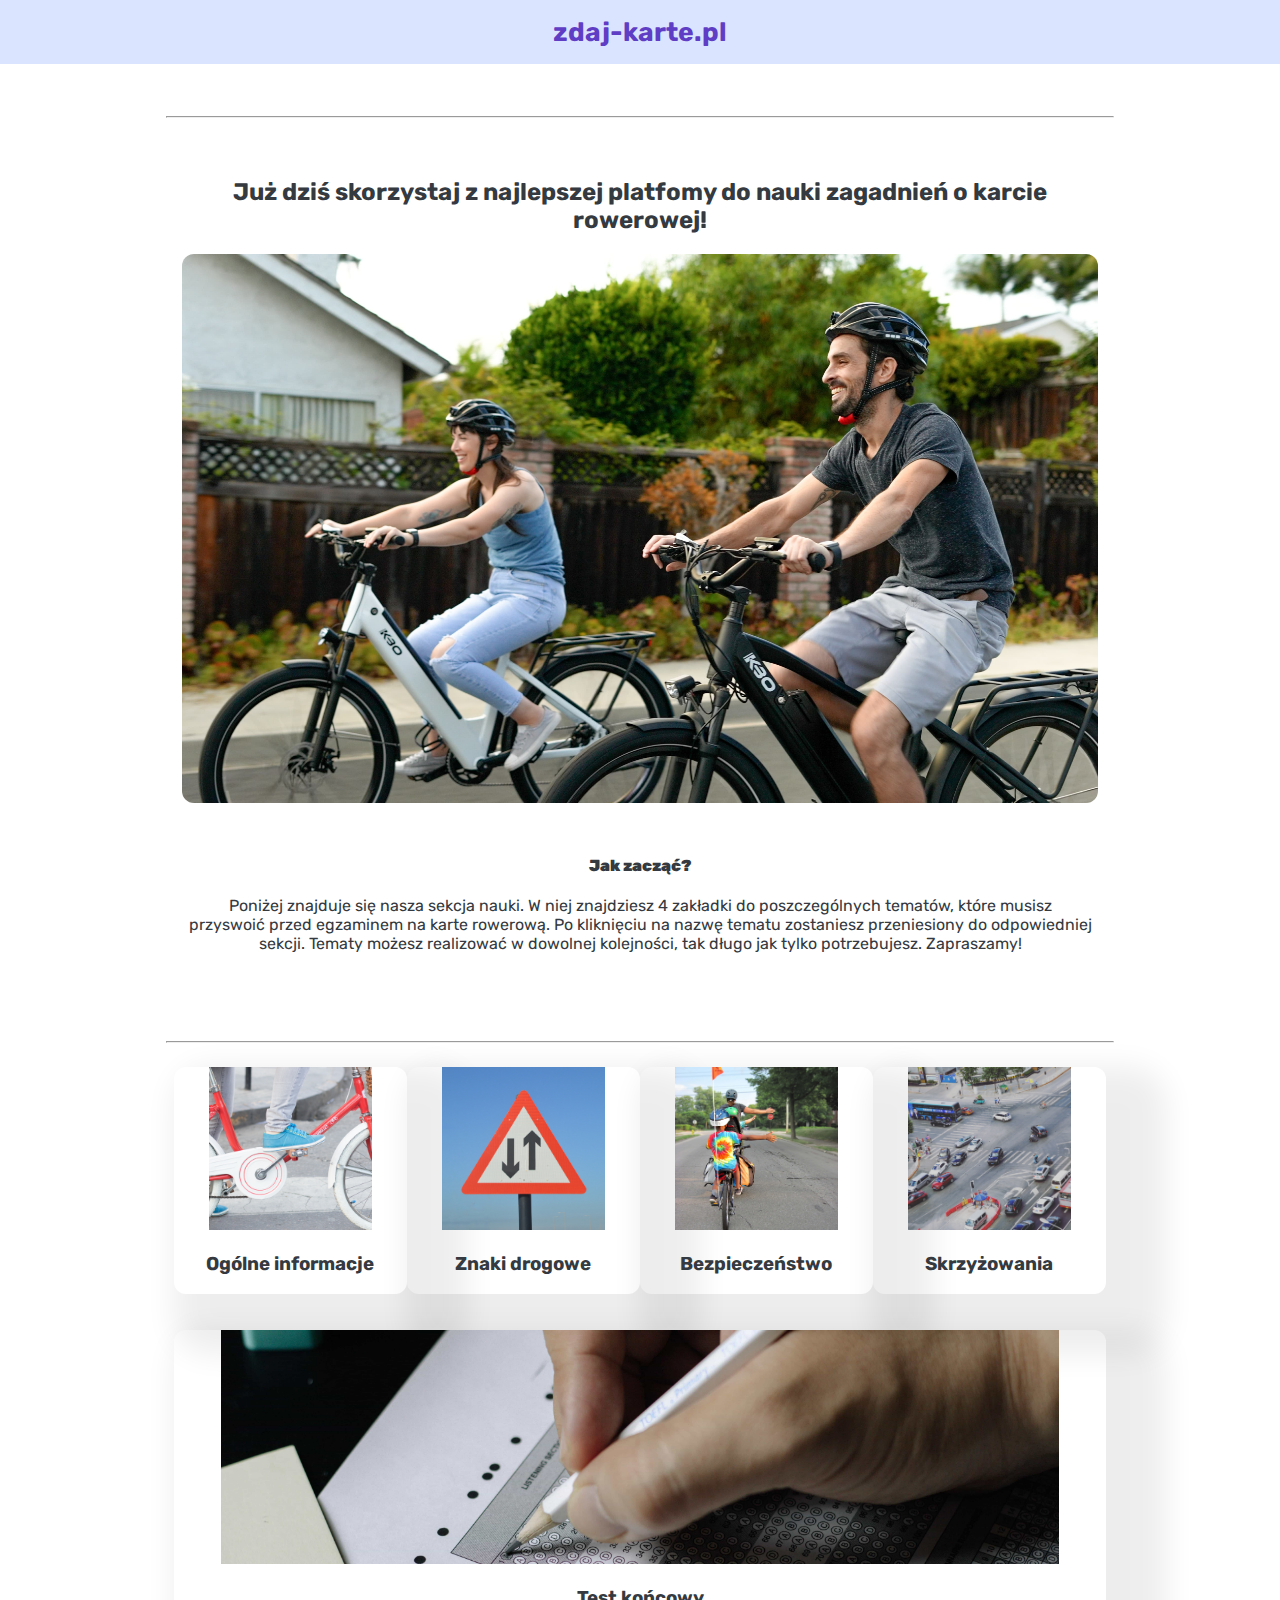
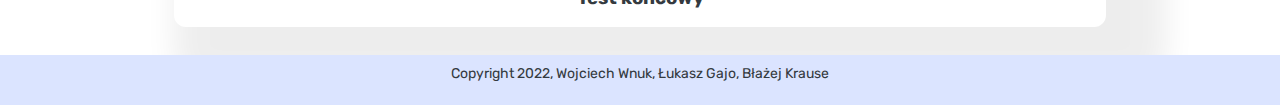
<file: index.html>
<!DOCTYPE html>
<html>
  <head>
    <title>zdaj-karte.pl</title>
    <meta charset="UTF-8" />
    <meta name="viewport" content="width=device-width, initial-scale=1" />
    <link rel="stylesheet" href="style.css" />
    <link
      href="https://fonts.googleapis.com/css2?family=Rubik:wght@400;500;600;700&display=swap"
      rel="stylesheet"
    />
  </head>
  <body>
    <!-- Górny pasek -->
    <div class="gorny_pasek">
      <div class="logo">
        <a href="index.html"
          ><div class="logo_link"><b>zdaj-karte.pl</b></div></a
        >
      </div>
    </div>

    <div class="kontener">
      <!-- Sekcja pierwsza -->
      <hr id="inf_przerwa" />
      <div class="informacja">
        <h2>
          Już dziś skorzystaj z najlepszej platfomy do nauki zagadnień o karcie
          rowerowej!
        </h2>
        <img
          src="src/tlo.jpg"
          alt="Me"
          class="zdjecie"
          width="1200"
          height="533"
        />
        <div class="informacje_tekst">
          <h4><b>Jak zacząć?</b></h4>
          <p>
            Poniżej znajduje się nasza sekcja nauki. W niej znajdziesz 4
            zakładki do poszczególnych tematów, które musisz przyswoić przed
            egzaminem na karte rowerową. Po kliknięciu na nazwę tematu
            zostaniesz przeniesiony do odpowiedniej sekcji. Tematy możesz
            realizować w dowolnej kolejności, tak długo jak tylko potrzebujesz.
            Zapraszamy!
          </p>
        </div>
      </div>
      <hr />

      <!-- Sekcja druga-->
      <div class="siatka_wyboru przestrzen_komorki" id="food">
        <div class="cztery-kol">
          <img src="src/ogolne_inf.jpg" alt="Sandwich" style="width: 70%" />
          <a href="ogolne.html"> <h3>Ogólne informacje</h3></a>
        </div>
        <div class="cztery-kol">
          <img src="src/znaki.jpg" alt="Steak" style="width: 70%" />
          <a href="znaki.html"> <h3>Znaki drogowe</h3></a>
        </div>
        <div class="cztery-kol">
          <img src="src/bezpieczenstwo.jpg" alt="Sandwich" style="width: 70%" />
          <a href="bezpieczenstwo.html"> <h3>Bezpieczeństwo</h3></a>
        </div>
        <div class="cztery-kol">
          <img src="src/skrzyzyzowania.jpg" alt="Steak" style="width: 70%" />
          <a href="skrzyzowania.html"> <h3>Skrzyżowania</h3></a>
        </div>
      </div>
      <div class="siatka_wyboru przestrzen_komorki" id="food">
        <div class="jedna-kol">
          <img src="src/quiz.jpg" alt="Quiz" style="width: 90%" />
          <a href="quiz.html"> <h3>Test końcowy</h3></a>
        </div>
      </div>
    </div>
  </body>
  <footer>Copyright 2022, Wojciech Wnuk, Łukasz Gajo, Błażej Krause</footer>
</html>
</file>
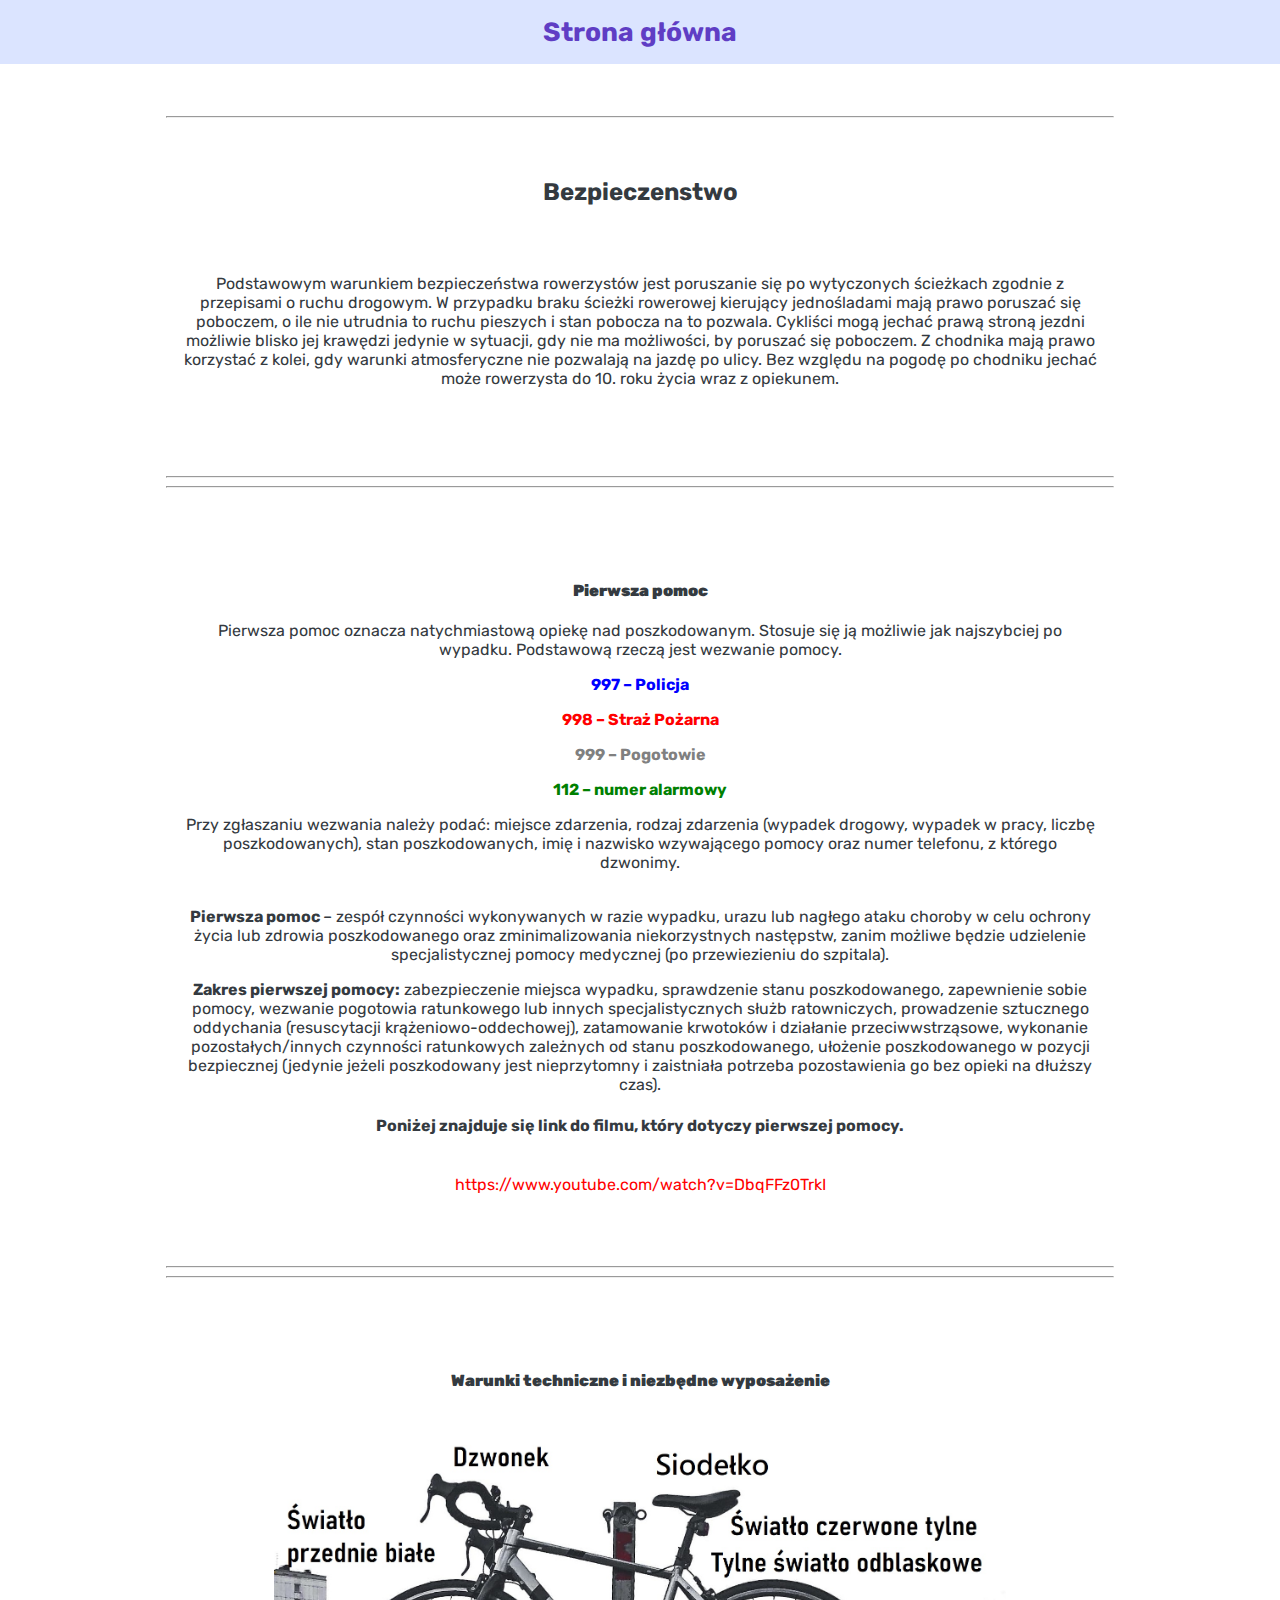
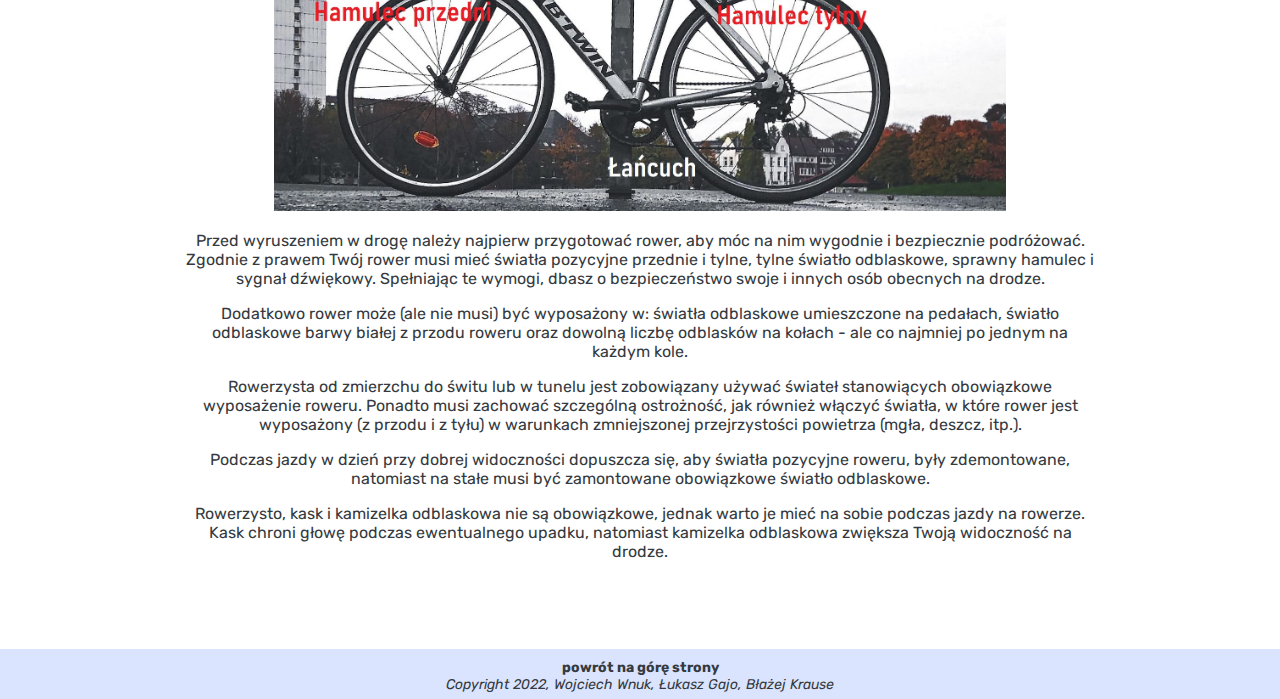
<file: bezpieczenstwo.html>
<!DOCTYPE html>
<html>
  <head>
    <title>zdaj-karte.pl</title>
    <meta charset="UTF-8" />
    <meta name="viewport" content="width=device-width, initial-scale=1" />
    <link rel="stylesheet" href="style.css" />
    <link
      href="https://fonts.googleapis.com/css2?family=Rubik:wght@400;500;600;700&display=swap"
      rel="stylesheet"
    />
  </head>
  <body>
    <!-- Górny pasek -->
    <div class="gorny_pasek">
      <div class="logo">
        <a href="index.html">
          <div class="logo_link"><b>Strona główna</b></div></a
        >
      </div>
    </div>

    <div class="kontener">
      <hr id="inf_przerwa" />
      <div class="informacja">
        <h2>Bezpieczenstwo</h2>
        <div class="informacje_tekst">
          <p>
            Podstawowym warunkiem bezpieczeństwa rowerzystów jest poruszanie się
            po wytyczonych ścieżkach zgodnie z przepisami o ruchu drogowym. W
            przypadku braku ścieżki rowerowej kierujący jednośladami mają prawo
            poruszać się poboczem, o ile nie utrudnia to ruchu pieszych i stan
            pobocza na to pozwala. Cykliści mogą jechać prawą stroną jezdni
            możliwie blisko jej krawędzi jedynie w sytuacji, gdy nie ma
            możliwości, by poruszać się poboczem. Z chodnika mają prawo
            korzystać z kolei, gdy warunki atmosferyczne nie pozwalają na jazdę
            po ulicy. Bez względu na pogodę po chodniku jechać może rowerzysta
            do 10. roku życia wraz z opiekunem.
          </p>
        </div>
      </div>
      <hr />
      <hr id="inf_przerwa" />
      <div class="informacja">
        <div class="informacje_tekst">
          <h4><b>Pierwsza pomoc</b></h4>
          <p>
            Pierwsza pomoc oznacza natychmiastową opiekę nad poszkodowanym.
            Stosuje się ją możliwie jak najszybciej po wypadku. Podstawową
            rzeczą jest wezwanie pomocy.
          </p>
          <p>
            <strong><font color="blue"> 997 – Policja </font></strong>
          </p>
          <p>
            <strong> <font color="red">998 – Straż Pożarna </font> </strong>
          </p>
          <p>
            <strong><font color="gray">999 – Pogotowie </font> </strong>
          </p>
          <p>
            <strong><font color="green">112 – numer alarmowy </font></strong>
          </p>
          <p>
            Przy zgłaszaniu wezwania należy podać: miejsce zdarzenia, rodzaj
            zdarzenia (wypadek drogowy, wypadek w pracy, liczbę poszkodowanych),
            stan poszkodowanych, imię i nazwisko wzywającego pomocy oraz numer
            telefonu, z którego dzwonimy.
          </p>
          <p>
            <br />
            <strong>Pierwsza pomoc </strong>– zespół czynności wykonywanych w
            razie wypadku, urazu lub nagłego ataku choroby w celu ochrony życia
            lub zdrowia poszkodowanego oraz zminimalizowania niekorzystnych
            następstw, zanim możliwe będzie udzielenie specjalistycznej pomocy
            medycznej (po przewiezieniu do szpitala).
          </p>
          <p>
            <strong>Zakres pierwszej pomocy:</strong> zabezpieczenie miejsca
            wypadku, sprawdzenie stanu poszkodowanego, zapewnienie sobie pomocy,
            wezwanie pogotowia ratunkowego lub innych specjalistycznych służb
            ratowniczych, prowadzenie sztucznego oddychania (resuscytacji
            krążeniowo-oddechowej), zatamowanie krwotoków i działanie
            przeciwwstrząsowe, wykonanie pozostałych/innych czynności
            ratunkowych zależnych od stanu poszkodowanego, ułożenie
            poszkodowanego w pozycji bezpiecznej (jedynie jeżeli poszkodowany
            jest nieprzytomny i zaistniała potrzeba pozostawienia go bez opieki
            na dłuższy czas).
          </p>
          <h4>
            Poniżej znajduje się link do filmu, który dotyczy pierwszej pomocy.
          </h4>
          <br />
          <a
            href="https://www.youtube.com/watch?v=DbqFFz0TrkI"
            style="color: red"
            target="_blank"
            >https://www.youtube.com/watch?v=DbqFFz0TrkI</a
          >
        </div>
      </div>
      <hr />
      <hr id="inf_przerwa" />
      <div class="informacja">
        <div class="informacje_tekst">
          <h4><b>Warunki techniczne i niezbędne wyposażenie</b></h4>
          <img
            src="src/bezpieczenstwo/rower.jpg"
            alt="Wyposarżenie roweru"
            style="width: 80%"
          />
          <p>
            Przed wyruszeniem w drogę należy najpierw przygotować rower, aby móc
            na nim wygodnie i bezpiecznie podróżować.
            <br />Zgodnie z prawem Twój rower musi mieć światła pozycyjne
            przednie i tylne, tylne światło odblaskowe, sprawny hamulec i sygnał
            dźwiękowy. Spełniając te wymogi, dbasz o bezpieczeństwo swoje i
            innych osób obecnych na drodze.
          </p>
          <p>
            Dodatkowo rower może (ale nie musi) być wyposażony w: światła
            odblaskowe umieszczone na pedałach, światło odblaskowe barwy białej
            z przodu roweru oraz dowolną liczbę odblasków na kołach - ale co
            najmniej po jednym na każdym kole.
          </p>
          <p>
            Rowerzysta od zmierzchu do świtu lub w tunelu jest zobowiązany
            używać świateł stanowiących obowiązkowe wyposażenie roweru. Ponadto
            musi zachować szczególną ostrożność, jak również włączyć światła, w
            które rower jest wyposażony (z przodu i z tyłu) w warunkach
            zmniejszonej przejrzystości powietrza (mgła, deszcz, itp.).
          </p>
          <p>
            Podczas jazdy w dzień przy dobrej widoczności dopuszcza się, aby
            światła pozycyjne roweru, były zdemontowane, natomiast na stałe musi
            być zamontowane obowiązkowe światło odblaskowe.
          </p>
          <p>
            Rowerzysto, kask i kamizelka odblaskowa nie są obowiązkowe, jednak
            warto je mieć na sobie podczas jazdy na rowerze. Kask chroni głowę
            podczas ewentualnego upadku, natomiast kamizelka odblaskowa zwiększa
            Twoją widoczność na drodze.
          </p>
        </div>
      </div>
    </div>
  </body>
  <footer>
    <a href="bezpieczenstwo.html">
      <div><b>powrót na górę strony</b></div></a
    >
    <div><i>Copyright 2022, Wojciech Wnuk, Łukasz Gajo, Błażej Krause</i></div>
  </footer>
</html>
</file>
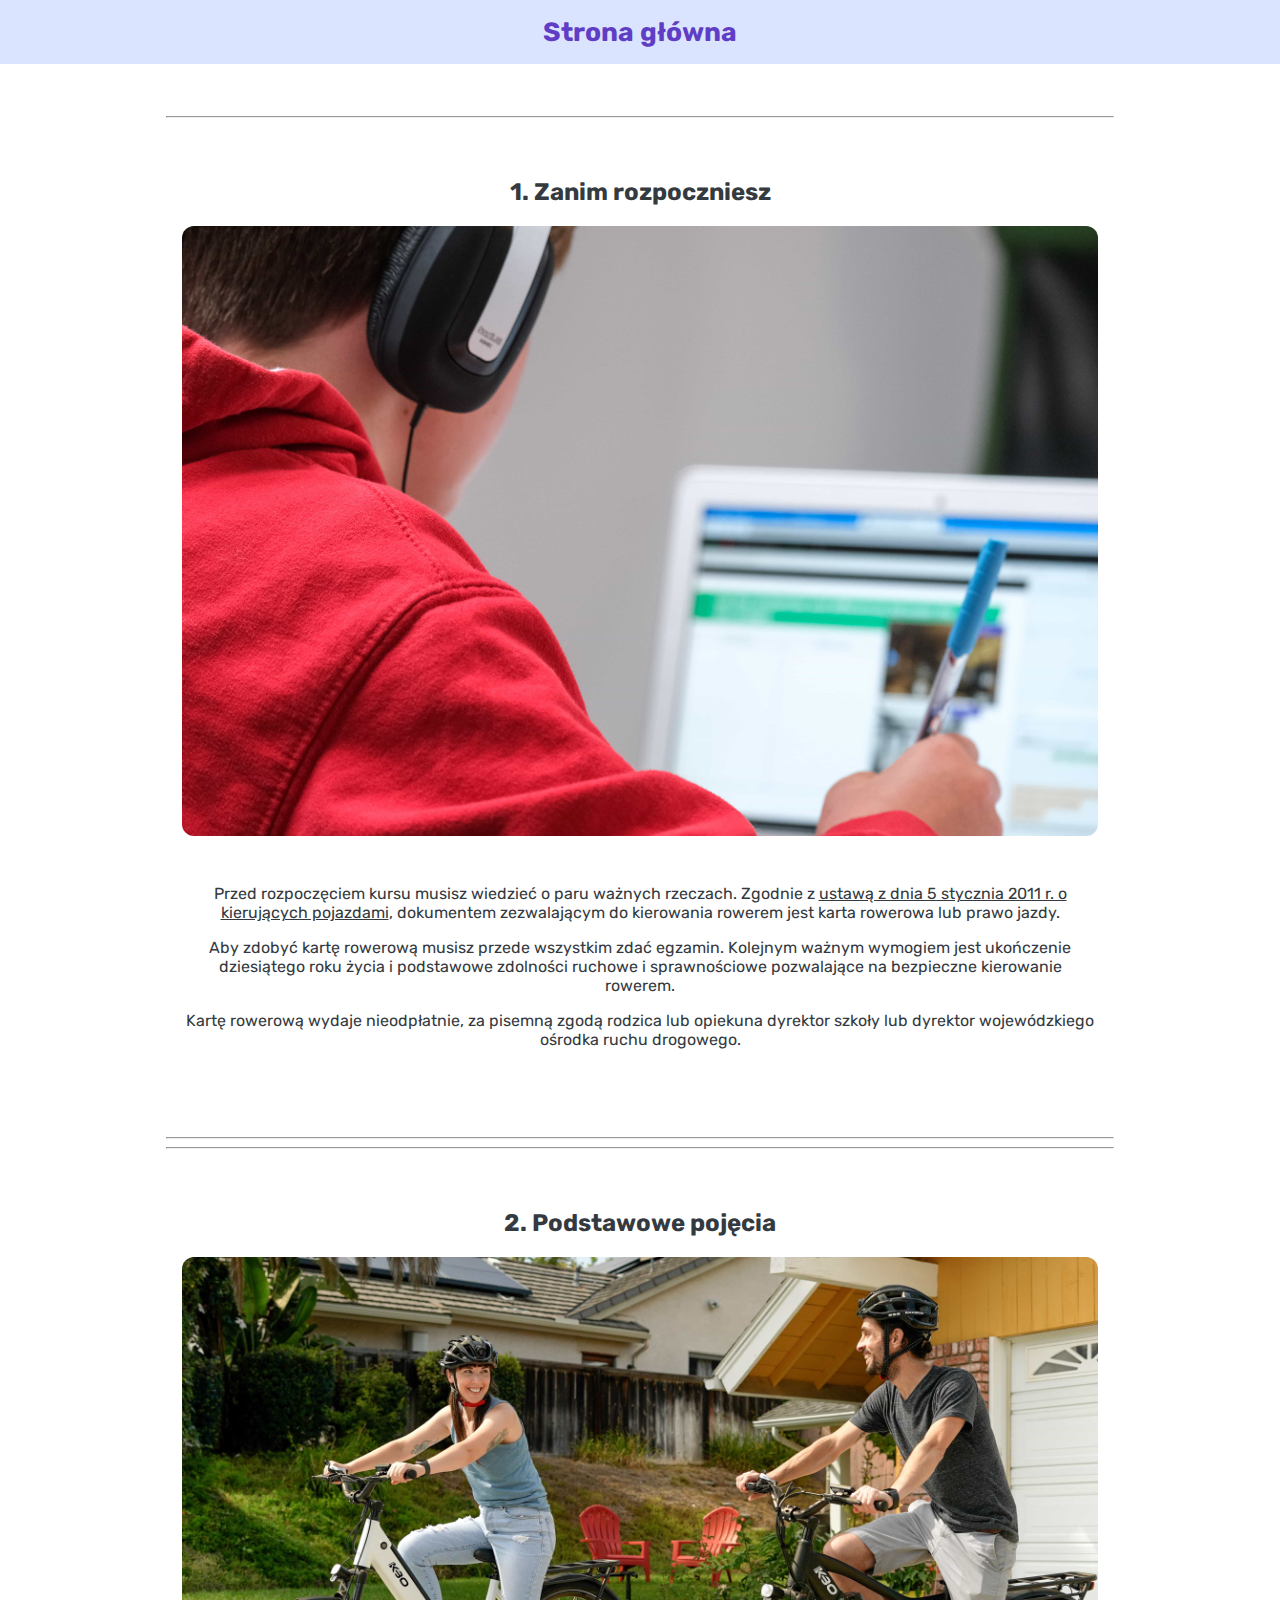
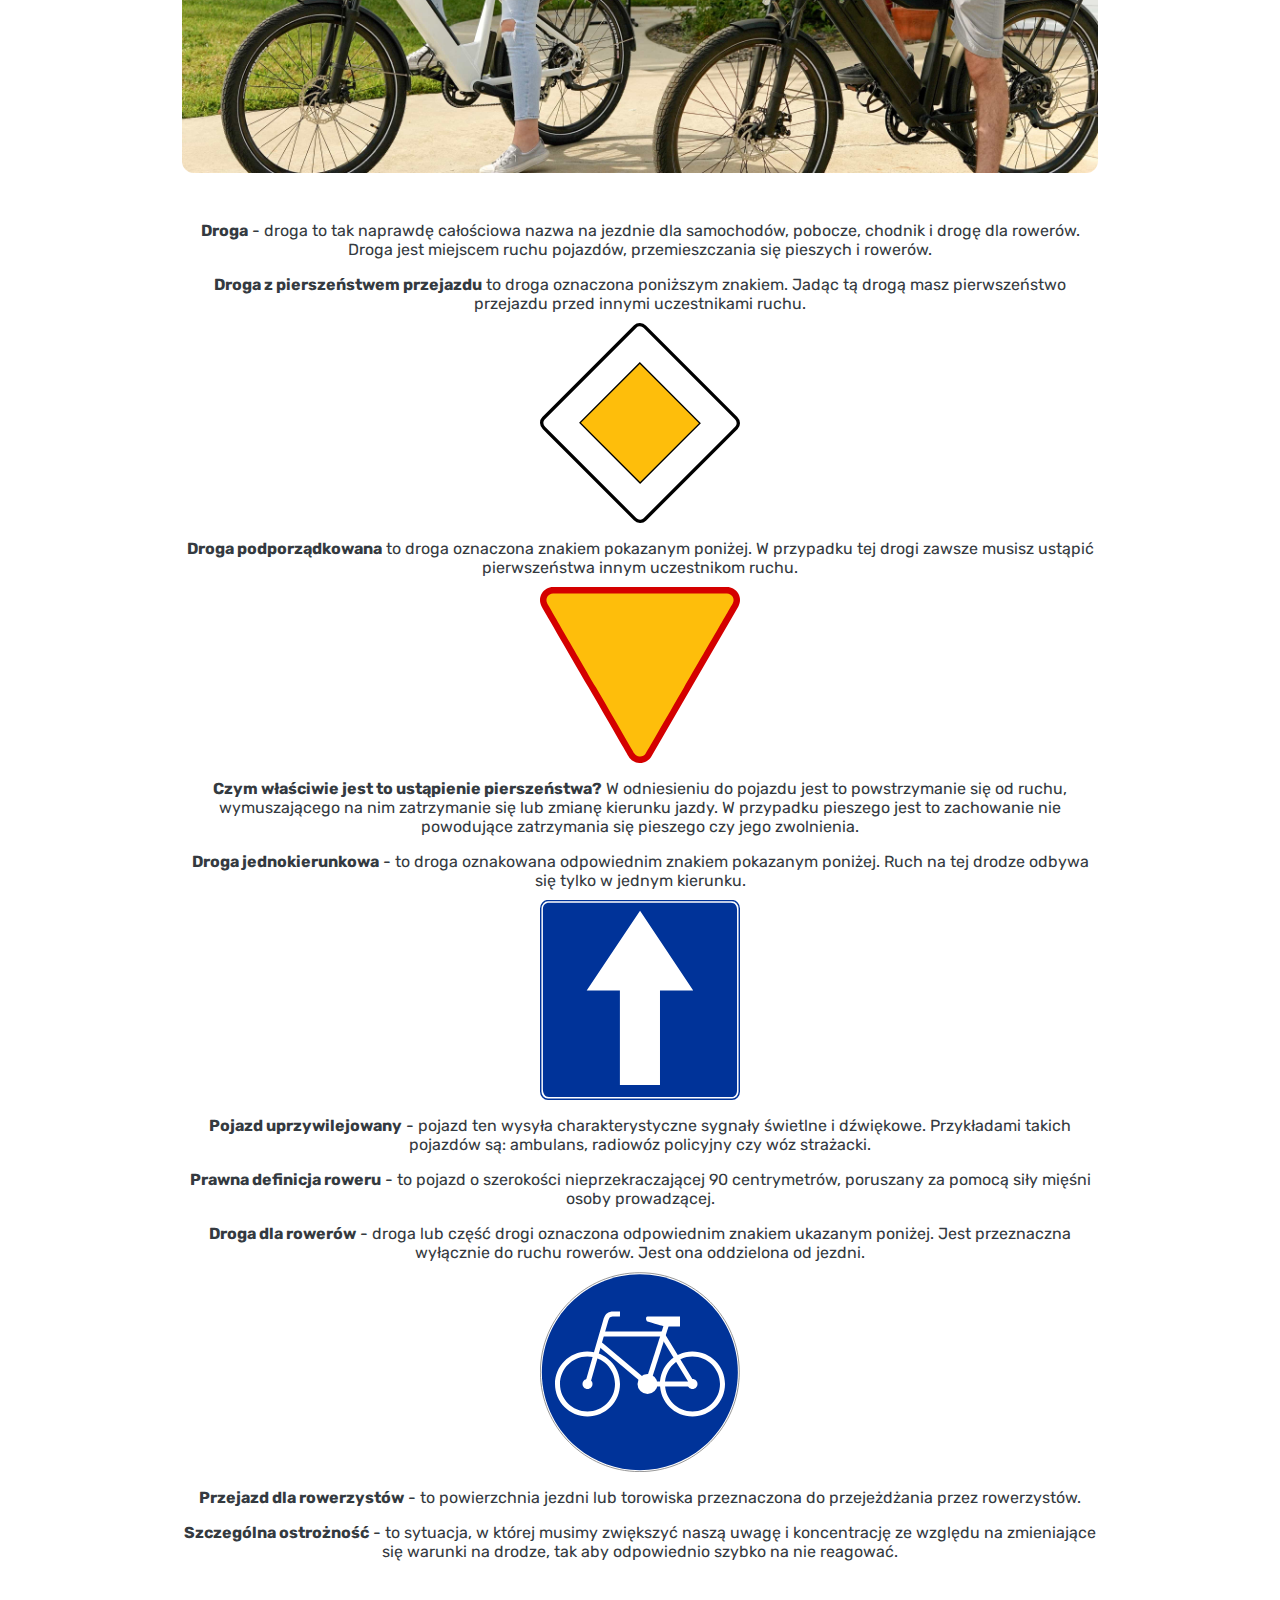
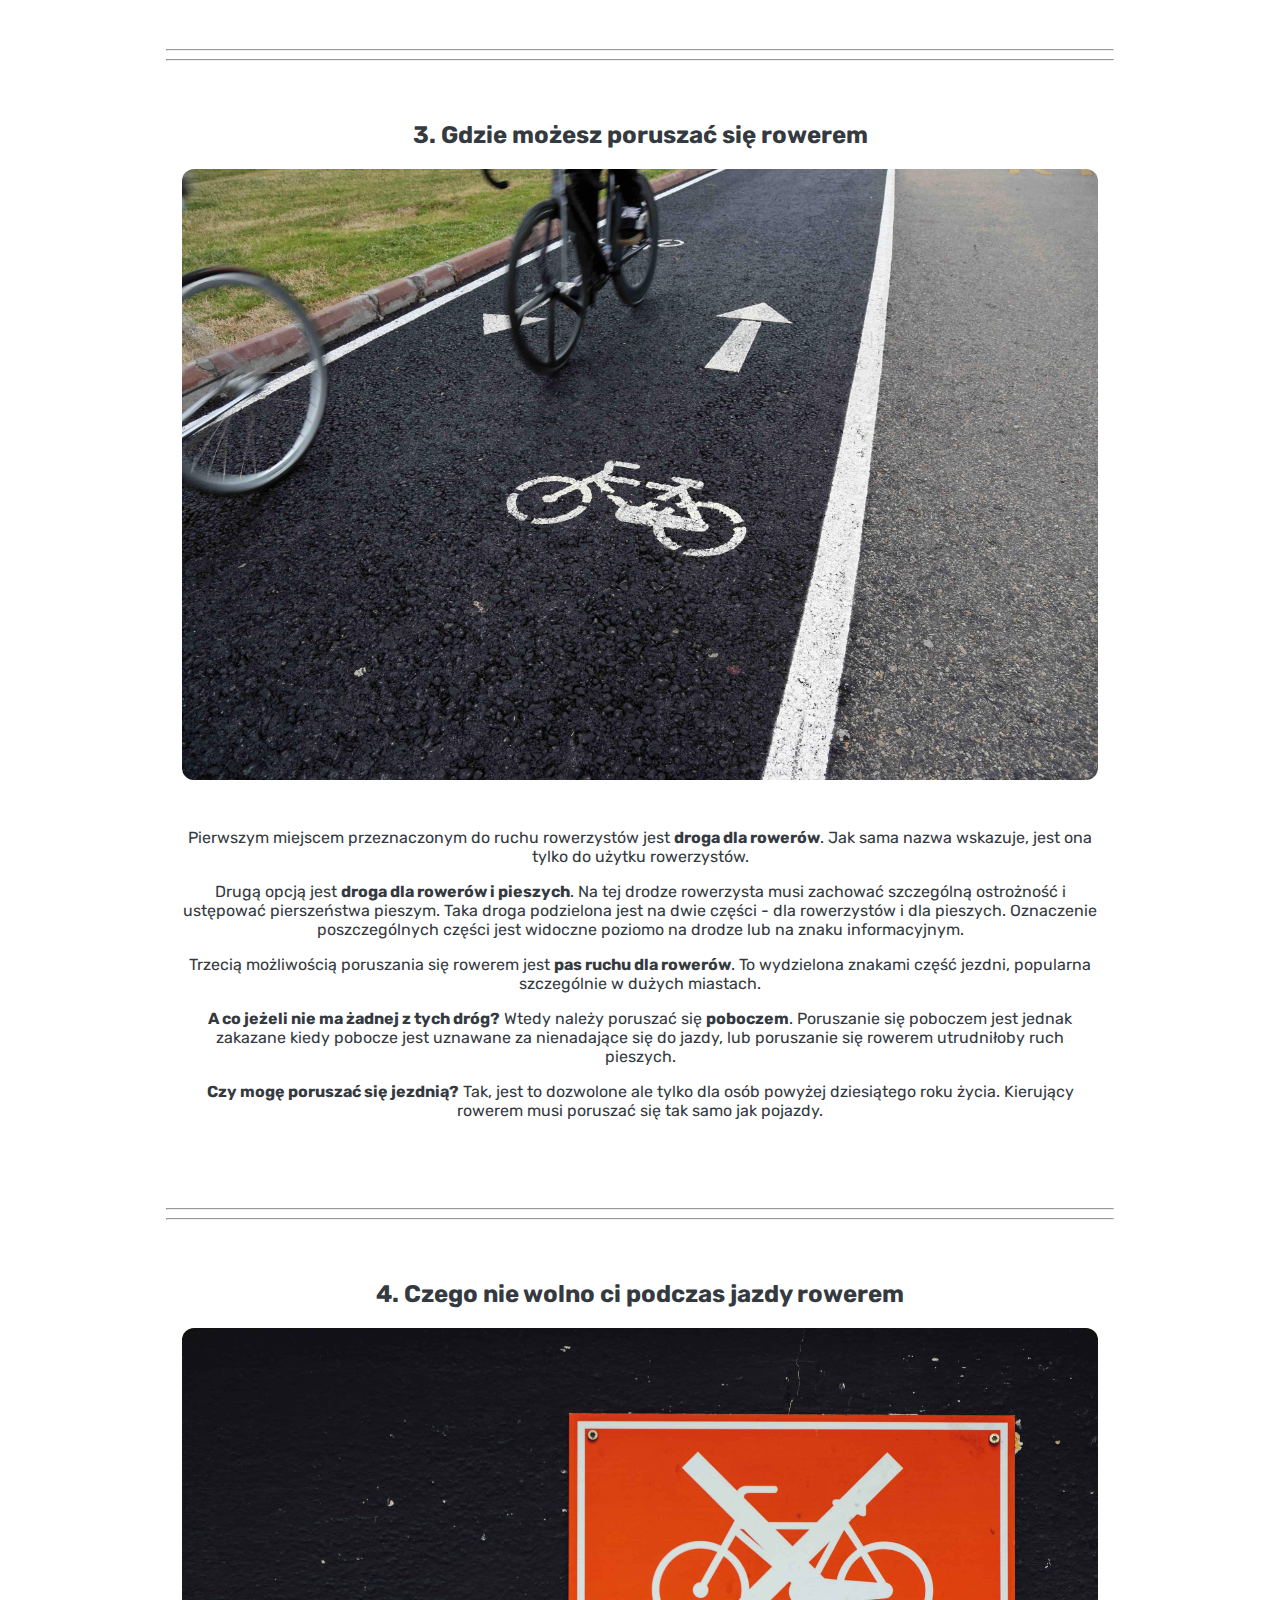
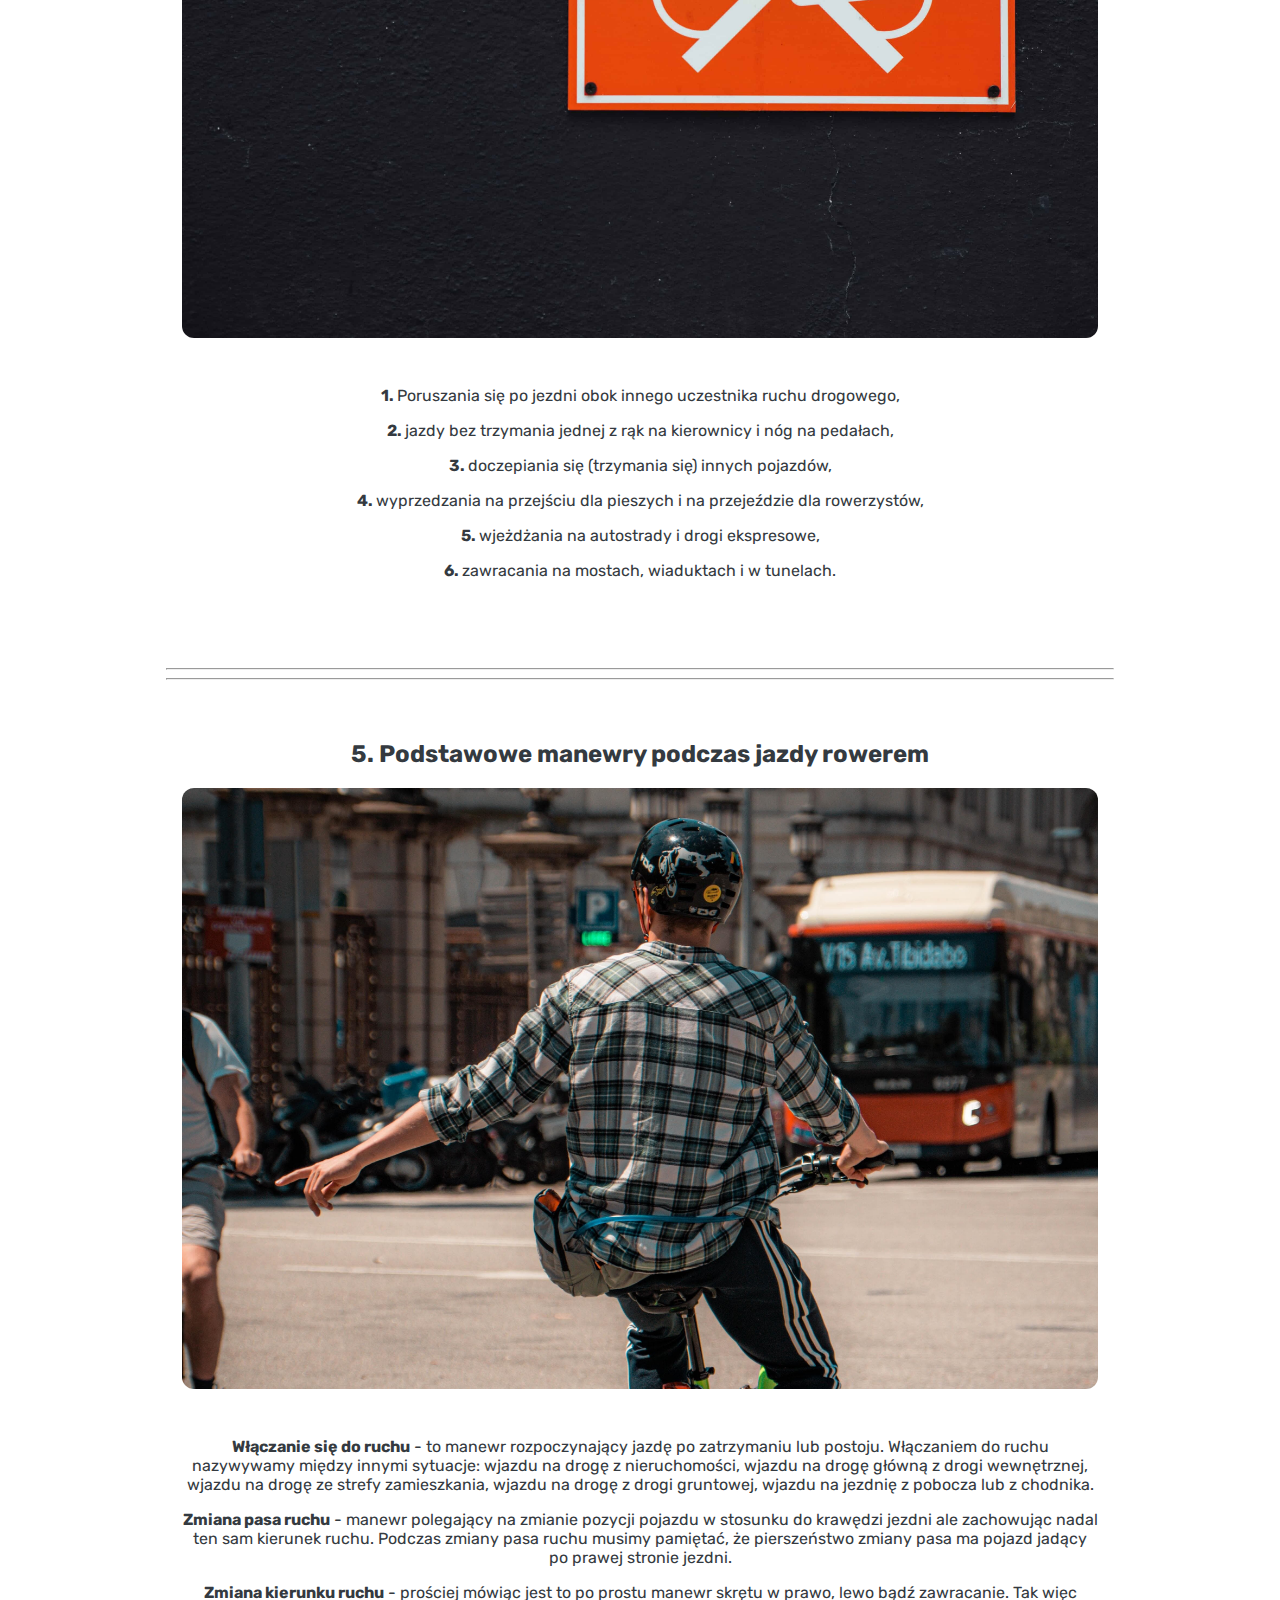
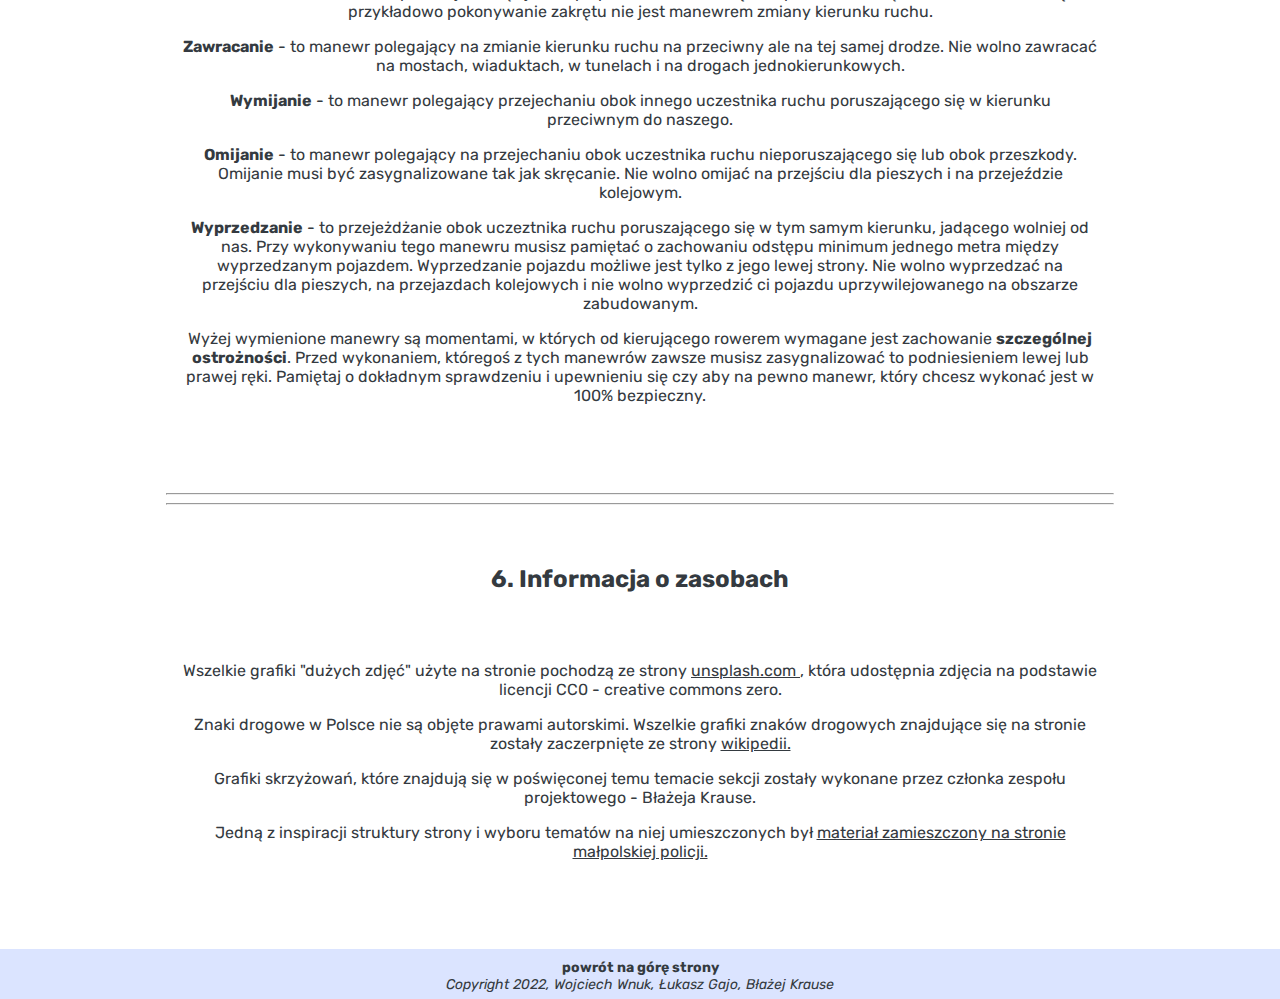
<file: ogolne.html>
<!DOCTYPE html>
<html>
  <head>
    <title>zdaj-karte.pl</title>
    <meta charset="UTF-8" />
    <meta name="viewport" content="width=device-width, initial-scale=1" />
    <link rel="stylesheet" href="style.css" />
    <link
      href="https://fonts.googleapis.com/css2?family=Rubik:wght@400;500;600;700&display=swap"
      rel="stylesheet"
    />
  </head>
  <body>
    <!-- Górny pasek -->
    <div class="gorny_pasek">
      <div class="logo">
        <a href="index.html"
          ><div class="logo_link"><b>Strona główna</b></div></a
        >
      </div>
    </div>

    <div class="kontener">
      <hr id="inf_przerwa" />
      <div class="informacja">
        <h2>1. Zanim rozpoczniesz</h2>
        <img
          src="src/ogolne/ogolne_1.jpg"
          alt="Me"
          class="zdjecie"
          width="1200"
        />
        <div class="informacje_tekst">
          <p>
            Przed rozpoczęciem kursu musisz wiedzieć o paru ważnych rzeczach.
            Zgodnie z
            <a
              class="bibliografia"
              href="https://isap.sejm.gov.pl/isap.nsf/DocDetails.xsp?id=wdu20110300151"
            >
              ustawą z dnia 5 stycznia 2011 r. o kierujących pojazdami</a
            >, dokumentem zezwalającym do kierowania rowerem jest karta rowerowa
            lub prawo jazdy.
          </p>
          <p>
            Aby zdobyć kartę rowerową musisz przede wszystkim zdać egzamin.
            Kolejnym ważnym wymogiem jest ukończenie dziesiątego roku życia i
            podstawowe zdolności ruchowe i sprawnościowe pozwalające na
            bezpieczne kierowanie rowerem.
          </p>
          <p>
            Kartę rowerową wydaje nieodpłatnie, za pisemną zgodą rodzica lub
            opiekuna dyrektor szkoły lub dyrektor wojewódzkiego ośrodka ruchu
            drogowego.
          </p>
        </div>
      </div>
      <hr />
      <hr id="inf_przerwa" />
      <div class="informacja">
        <h2>2. Podstawowe pojęcia</h2>
        <img
          src="src/ogolne/ogolne_2.jpg"
          alt="Me"
          class="zdjecie"
          width="1200"
        />
        <div class="informacje_tekst">
          <p>
            <strong>Droga</strong> - droga to tak naprawdę całościowa nazwa na
            jezdnie dla samochodów, pobocze, chodnik i drogę dla rowerów. Droga
            jest miejscem ruchu pojazdów, przemieszczania się pieszych i
            rowerów.
          </p>
          <p>
            <strong>Droga z pierszeństwem przejazdu</strong> to droga oznaczona
            poniższym znakiem. Jadąc tą drogą masz pierwszeństwo przejazdu przed
            innymi uczestnikami ruchu.
            <img
              src="src/ogolne/pierszenstwo.svg"
              alt="Me"
              class="zdjecie_ogolne_znak"
              width="200"
            />
          </p>
          <p>
            <strong>Droga podporządkowana</strong> to droga oznaczona znakiem
            pokazanym poniżej. W przypadku tej drogi zawsze musisz ustąpić
            pierwszeństwa innym uczestnikom ruchu.
            <img
              src="src/ogolne/ustap_pier.svg"
              alt="Me"
              class="zdjecie_ogolne_znak"
              width="200"
            />
          </p>
          <p>
            <strong>Czym właściwie jest to ustąpienie pierszeństwa?</strong> W
            odniesieniu do pojazdu jest to powstrzymanie się od ruchu,
            wymuszającego na nim zatrzymanie się lub zmianę kierunku jazdy. W
            przypadku pieszego jest to zachowanie nie powodujące zatrzymania się
            pieszego czy jego zwolnienia.
          </p>
          <p>
            <strong>Droga jednokierunkowa</strong> - to droga oznakowana
            odpowiednim znakiem pokazanym poniżej. Ruch na tej drodze odbywa się
            tylko w jednym kierunku.
            <img
              src="src/ogolne/jednokier.svg"
              alt="Me"
              class="zdjecie_ogolne_znak"
              width="200"
            />
          </p>
          <p>
            <strong>Pojazd uprzywilejowany</strong> - pojazd ten wysyła
            charakterystyczne sygnały świetlne i dźwiękowe. Przykładami takich
            pojazdów są: ambulans, radiowóz policyjny czy wóz strażacki.
          </p>
          <p>
            <strong>Prawna definicja roweru</strong> - to pojazd o szerokości
            nieprzekraczającej 90 centrymetrów, poruszany za pomocą siły mięśni
            osoby prowadzącej.
          </p>
          <p>
            <strong>Droga dla rowerów</strong> - droga lub część drogi oznaczona
            odpowiednim znakiem ukazanym poniżej. Jest przeznaczna wyłącznie do
            ruchu rowerów. Jest ona oddzielona od jezdni.
            <img
              src="src/ogolne/sciezka.svg"
              alt="Me"
              class="zdjecie_ogolne_znak"
              width="200"
            />
          </p>
          <p>
            <strong>Przejazd dla rowerzystów</strong> - to powierzchnia jezdni
            lub torowiska przeznaczona do przejeżdżania przez rowerzystów.
          </p>
          <p>
            <strong>Szczególna ostrożność</strong> - to sytuacja, w której
            musimy zwiększyć naszą uwagę i koncentrację ze względu na
            zmieniające się warunki na drodze, tak aby odpowiednio szybko na nie
            reagować.
          </p>
        </div>
      </div>
      <hr />
      <hr id="inf_przerwa" />
      <div class="informacja">
        <h2>3. Gdzie możesz poruszać się rowerem</h2>
        <img
          src="src/ogolne/ogolne_3.jpg"
          alt="Me"
          class="zdjecie"
          width="1200"
        />
        <div class="informacje_tekst">
          <p>
            Pierwszym miejscem przeznaczonym do ruchu rowerzystów jest
            <strong>droga dla rowerów</strong>. Jak sama nazwa wskazuje, jest
            ona tylko do użytku rowerzystów.
          </p>
          <p>
            Drugą opcją jest <strong>droga dla rowerów i pieszych</strong>. Na
            tej drodze rowerzysta musi zachować szczególną ostrożność i
            ustępować pierszeństwa pieszym. Taka droga podzielona jest na dwie
            części - dla rowerzystów i dla pieszych. Oznaczenie poszczególnych
            części jest widoczne poziomo na drodze lub na znaku informacyjnym.
          </p>
          <p>
            Trzecią możliwością poruszania się rowerem jest
            <strong>pas ruchu dla rowerów</strong>. To wydzielona znakami część
            jezdni, popularna szczególnie w dużych miastach.
          </p>
          <p>
            <strong>A co jeżeli nie ma żadnej z tych dróg?</strong> Wtedy należy
            poruszać się <strong>poboczem</strong>. Poruszanie się poboczem jest
            jednak zakazane kiedy pobocze jest uznawane za nienadające się do
            jazdy, lub poruszanie się rowerem utrudniłoby ruch pieszych.
          </p>
          <p>
            <strong>Czy mogę poruszać się jezdnią?</strong> Tak, jest to
            dozwolone ale tylko dla osób powyżej dziesiątego roku życia.
            Kierujący rowerem musi poruszać się tak samo jak pojazdy.
          </p>
        </div>
      </div>
      <hr />
      <hr id="inf_przerwa" />
      <div class="informacja">
        <h2>4. Czego nie wolno ci podczas jazdy rowerem</h2>
        <img
          src="src/ogolne/ogolne_4.jpg"
          alt="Me"
          class="zdjecie"
          width="1200"
        />
        <div class="informacje_tekst">
          <p>
            <strong>1. </strong> Poruszania się po jezdni obok innego uczestnika
            ruchu drogowego,
          </p>
          <p>
            <strong>2. </strong> jazdy bez trzymania jednej z rąk na kierownicy
            i nóg na pedałach,
          </p>
          <p>
            <strong>3. </strong> doczepiania się (trzymania się) innych
            pojazdów,
          </p>
          <p>
            <strong>4. </strong> wyprzedzania na przejściu dla pieszych i na
            przejeździe dla rowerzystów,
          </p>
          <p>
            <strong>5. </strong> wjeżdżania na autostrady i drogi ekspresowe,
          </p>
          <p>
            <strong>6. </strong> zawracania na mostach, wiaduktach i w tunelach.
          </p>
        </div>
      </div>
      <hr />
      <hr id="inf_przerwa" />
      <div class="informacja">
        <h2>5. Podstawowe manewry podczas jazdy rowerem</h2>
        <img
          src="src/ogolne/ogolne_5.jpg"
          alt="Me"
          class="zdjecie"
          width="1200"
        />
        <div class="informacje_tekst">
          <p>
            <strong>Włączanie się do ruchu</strong> - to manewr rozpoczynający
            jazdę po zatrzymaniu lub postoju. Włączaniem do ruchu nazywywamy
            między innymi sytuacje: wjazdu na drogę z nieruchomości, wjazdu na
            drogę główną z drogi wewnętrznej, wjazdu na drogę ze strefy
            zamieszkania, wjazdu na drogę z drogi gruntowej, wjazdu na jezdnię z
            pobocza lub z chodnika.
          </p>
          <p>
            <strong>Zmiana pasa ruchu</strong> - manewr polegający na zmianie
            pozycji pojazdu w stosunku do krawędzi jezdni ale zachowując nadal
            ten sam kierunek ruchu. Podczas zmiany pasa ruchu musimy pamiętać,
            że pierszeństwo zmiany pasa ma pojazd jadący po prawej stronie
            jezdni.
          </p>
          <p>
            <strong>Zmiana kierunku ruchu</strong> - prościej mówiąc jest to po
            prostu manewr skrętu w prawo, lewo bądź zawracanie. Tak więc
            przykładowo pokonywanie zakrętu nie jest manewrem zmiany kierunku
            ruchu.
          </p>
          <p>
            <strong>Zawracanie</strong> - to manewr polegający na zmianie
            kierunku ruchu na przeciwny ale na tej samej drodze. Nie wolno
            zawracać na mostach, wiaduktach, w tunelach i na drogach
            jednokierunkowych.
          </p>
          <p>
            <strong>Wymijanie</strong> - to manewr polegający przejechaniu obok
            innego uczestnika ruchu poruszającego się w kierunku przeciwnym do
            naszego.
          </p>
          <p>
            <strong>Omijanie</strong> - to manewr polegający na przejechaniu
            obok uczestnika ruchu nieporuszającego się lub obok przeszkody.
            Omijanie musi być zasygnalizowane tak jak skręcanie. Nie wolno
            omijać na przejściu dla pieszych i na przejeździe kolejowym.
          </p>
          <p>
            <strong>Wyprzedzanie</strong> - to przejeżdżanie obok uczeztnika
            ruchu poruszającego się w tym samym kierunku, jadącego wolniej od
            nas. Przy wykonywaniu tego manewru musisz pamiętać o zachowaniu
            odstępu minimum jednego metra między wyprzedzanym pojazdem.
            Wyprzedzanie pojazdu możliwe jest tylko z jego lewej strony. Nie
            wolno wyprzedzać na przejściu dla pieszych, na przejazdach
            kolejowych i nie wolno wyprzedzić ci pojazdu uprzywilejowanego na
            obszarze zabudowanym.
          </p>
          <p>
            Wyżej wymienione manewry są momentami, w których od kierującego
            rowerem wymagane jest zachowanie
            <strong>szczególnej ostrożności</strong>. Przed wykonaniem, któregoś
            z tych manewrów zawsze musisz zasygnalizować to podniesieniem lewej
            lub prawej ręki. Pamiętaj o dokładnym sprawdzeniu i upewnieniu się
            czy aby na pewno manewr, który chcesz wykonać jest w 100%
            bezpieczny.
          </p>
        </div>
      </div>
      <hr />
      <hr id="inf_przerwa" />
      <div class="informacja">
        <h2>6. Informacja o zasobach</h2>
        <div class="informacje_tekst">
          <p>
            Wszelkie grafiki "dużych zdjęć" użyte na stronie pochodzą ze strony
            <a class="bibliografia" href="https://unsplash.com">
              unsplash.com </a
            >, która udostępnia zdjęcia na podstawie licencji CC0 - creative
            commons zero.
          </p>
          <p>
            Znaki drogowe w Polsce nie są objęte prawami autorskimi. Wszelkie
            grafiki znaków drogowych znajdujące się na stronie zostały
            zaczerpnięte ze strony
            <a
              class="bibliografia"
              href="https://pl.wikipedia.org/wiki/Wzory_znaków_i_sygnałów_drogowych_w_Polsce"
            >
              wikipedii.
            </a>
          </p>
          <p>
            Grafiki skrzyżowań, które znajdują się w poświęconej temu temacie
            sekcji zostały wykonane przez członka zespołu projektowego - Błażeja
            Krause.
          </p>
          <p>
            Jedną z inspiracji struktury strony i wyboru tematów na niej
            umieszczonych był
            <a
              class="bibliografia"
              href="https://malopolska.policja.gov.pl/krk/dziala/ruch-drogowy/karta-rowero/2330,Karta-Rowerowa-materialy-edukacyjne.html"
            >
              materiał zamieszczony na stronie małpolskiej policji.
            </a>
          </p>
        </div>
      </div>
    </div>
  </body>
  <footer>
    <a href="ogolne.html">
      <div><b>powrót na górę strony</b></div></a
    >
    <div><i>Copyright 2022, Wojciech Wnuk, Łukasz Gajo, Błażej Krause</i></div>
  </footer>
</html>
</file>
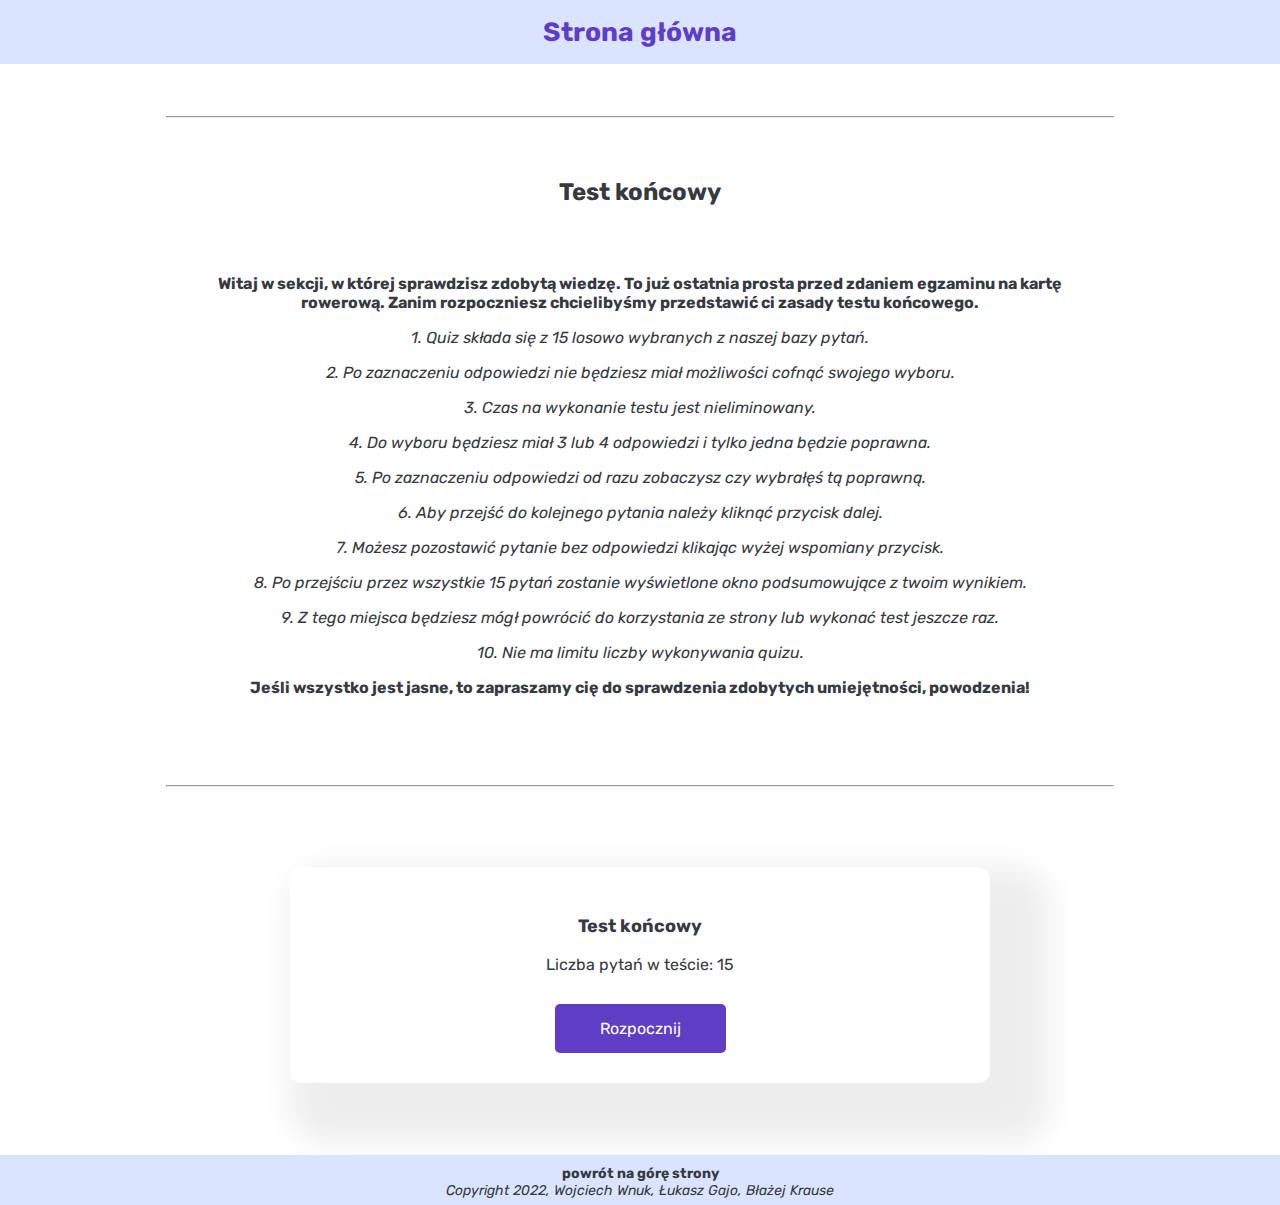
<file: quiz.html>
<!DOCTYPE html>
<html>
  <head>
    <title>zdaj-karte.pl</title>
    <meta charset="UTF-8" />
    <meta name="viewport" content="width=device-width, initial-scale=1" />
    <link rel="stylesheet" href="style.css" />
    <link
      href="https://fonts.googleapis.com/css2?family=Rubik:wght@400;500;600;700&display=swap"
      rel="stylesheet"
    />
  </head>
  <body>
    <!-- Górny pasek -->
    <div class="gorny_pasek">
      <div class="logo">
        <a href="index.html">
          <div class="logo_link"><b>Strona główna</b></div></a
        >
      </div>
    </div>

    <div class="kontener">
      <hr id="inf_przerwa" />
      <div class="informacja">
        <h2>Test końcowy</h2>
        <div class="informacje_tekst">
          <p><b>
            Witaj w sekcji, w której sprawdzisz zdobytą wiedzę. To już ostatnia prosta przed zdaniem egzaminu na kartę rowerową. Zanim rozpoczniesz chcielibyśmy przedstawić ci zasady testu końcowego.
          </b>
         </p>
         <i>
          <p>1. Quiz składa się z 15 losowo wybranych z naszej bazy pytań.</p>
          <p>2. Po zaznaczeniu odpowiedzi nie będziesz miał możliwości cofnąć swojego wyboru.</p>
          <p>3. Czas na wykonanie testu jest nieliminowany.</p>
          <p>4. Do wyboru będziesz miał 3 lub 4 odpowiedzi i tylko jedna będzie poprawna.</p>
          <p>5. Po zaznaczeniu odpowiedzi od razu zobaczysz czy wybrałęś tą poprawną.</p>
          <p>6. Aby przejść do kolejnego pytania należy kliknąć przycisk dalej.</p>
          <p>7. Możesz pozostawić pytanie bez odpowiedzi klikając wyżej wspomiany przycisk.</p>
          <p>8. Po przejściu przez wszystkie 15 pytań zostanie wyświetlone okno podsumowujące z twoim wynikiem.</p>
          <p>9. Z tego miejsca będziesz mógł powrócić do korzystania ze strony lub wykonać test jeszcze raz.</p>
          <p>10. Nie ma limitu liczby wykonywania quizu.</p></i>
          <b><p>Jeśli wszystko jest jasne, to zapraszamy cię do sprawdzenia zdobytych umiejętności, powodzenia!</p></b>
        </div>
      </div>
      <hr />

      <div class="informacja">
        <div class="quiz-naglowek quiz-space">
          <h3>Test końcowy</h3>
          <p>Liczba pytań w teście: 15 <span class="total-question"></span></p>
          <button type="button" class="przycisk" onclick="startQuizu()">
            Rozpocznij
          </button>
        </div>
    
        <div class="quiz-gra quiz-space hide">
          <div class="numer"></div>
          <div class="polecenie"></div>
          <div class="odpowiedzi"></div>
          <div class="nastepne-pytanie-przycisk">
            <button type="button" class="przycisk" onclick="dalej()">
              Następne pytanie
            </button>
          </div>
        </div>
    
        <div class="wynik quiz-space hide">
          <h1>Podsumowanie</h1>
          <table>
            <tr>
              <td>Poprawne odpowiedzi</td>
              <td><span class="odp-poprawne"></span></td>
            </tr>
            <tr>
              <td>Błędne odpowiedzi</td>
              <td><span class="odp-bledne"></span></td>
            </tr>
            <tr>
              <td>Wynik w procentach</td>
              <td><span class="odp-proc"></span></td>
            </tr>
            <tr>
              <td>Wynik</td>
              <td><span class="odp-wynik"></span></td>
            </tr>
          </table>
          <button type="button" class="przycisk" onclick="jeszczeRaz()">
            Spróbój ponowie
          </button>
          <button type="button" class="przycisk" onclick="powrot()">Powrót</button>
        </div>
    
        <script src="js/question.js"></script>
        <script src="js/app.js"></script>
      </div>
  </body>
  <footer>
    <a href="quiz.html">
      <div><b>powrót na górę strony</b></div></a
    >
    <div><i>Copyright 2022, Wojciech Wnuk, Łukasz Gajo, Błażej Krause</i></div>
  </footer>
</html>
</file>
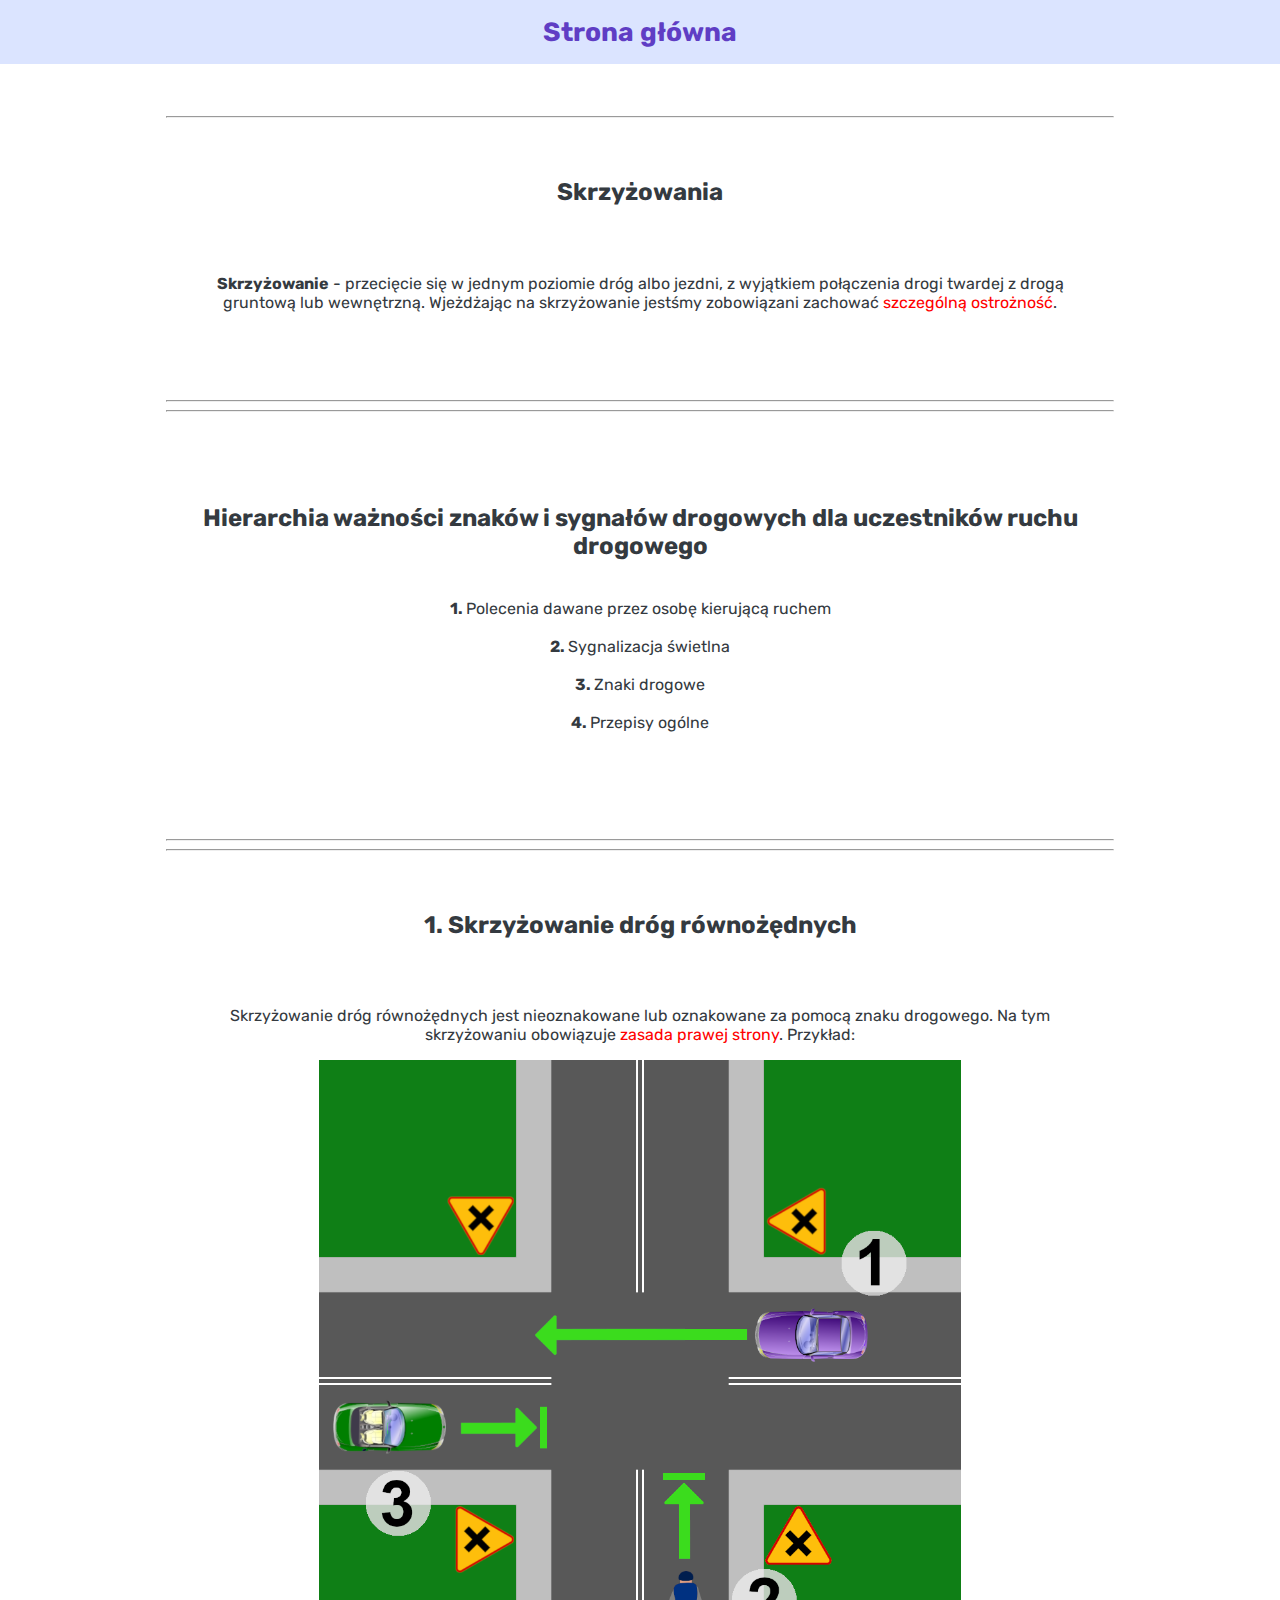
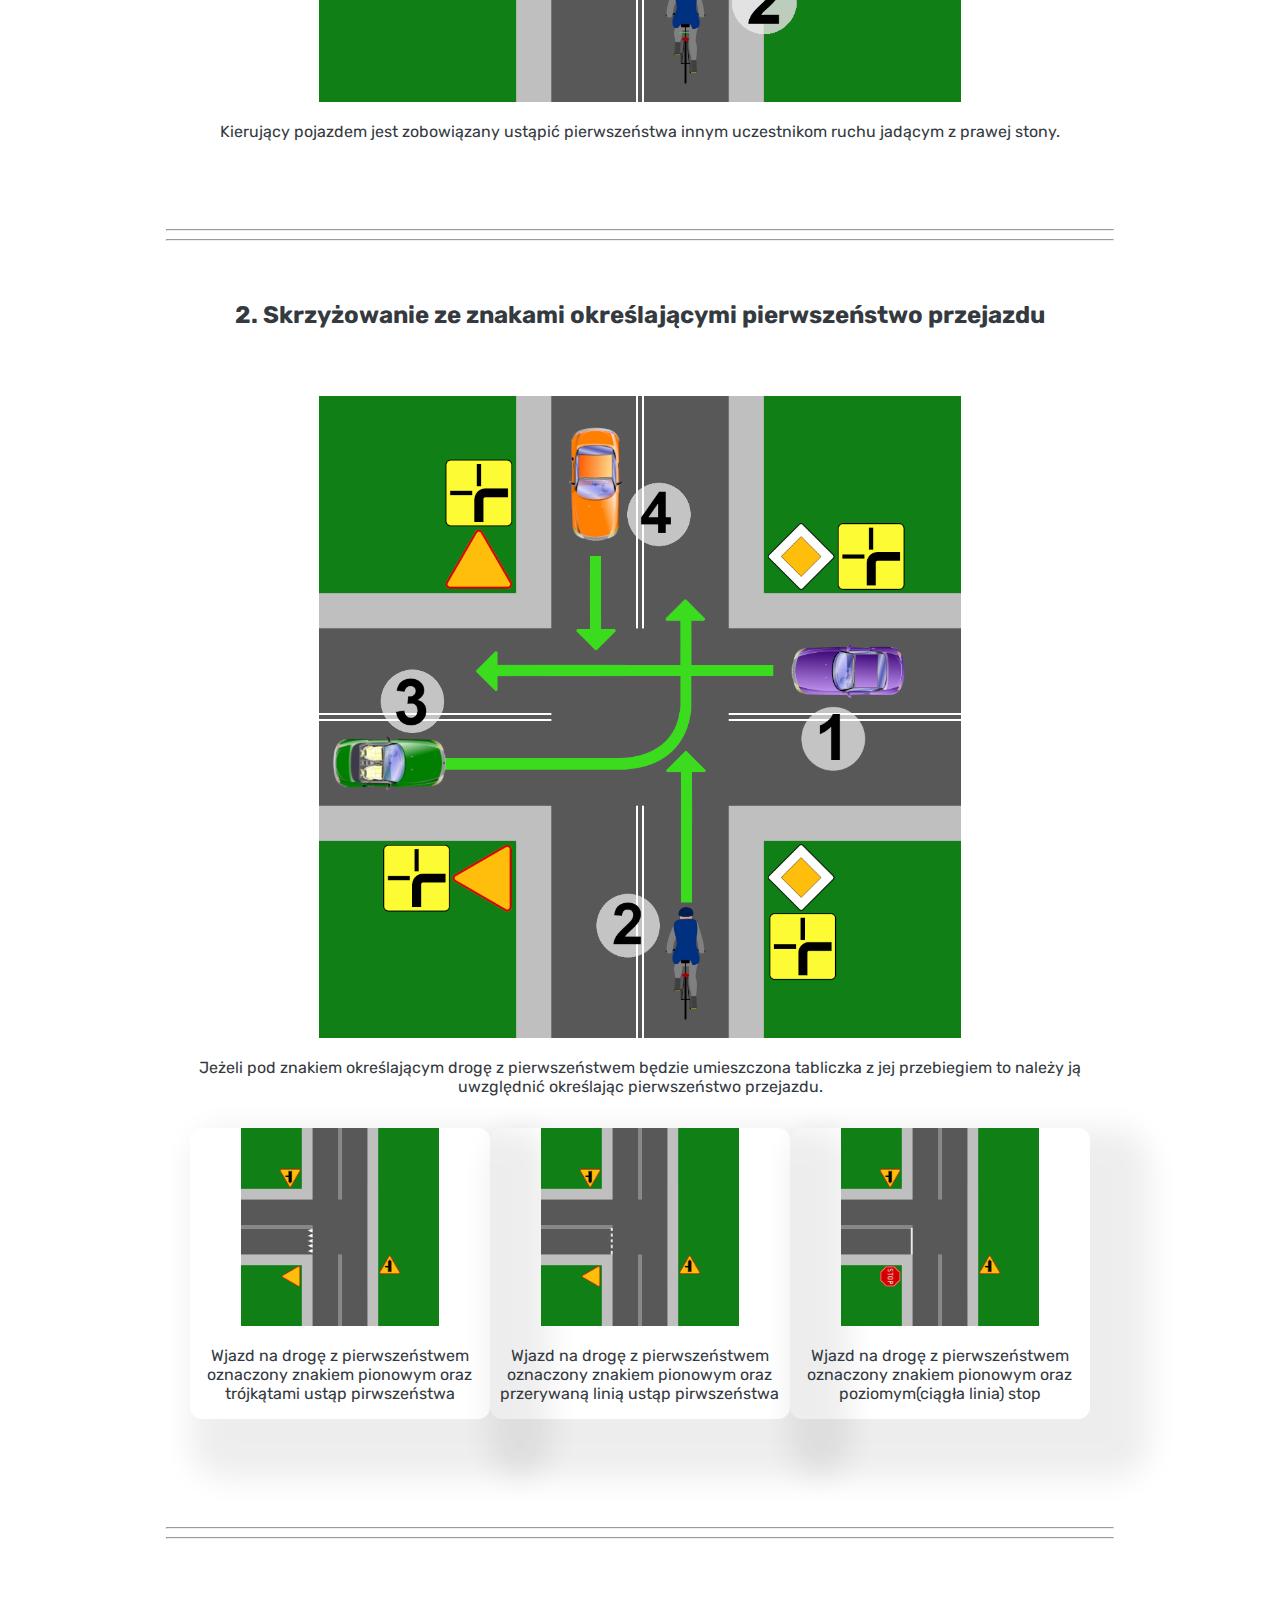
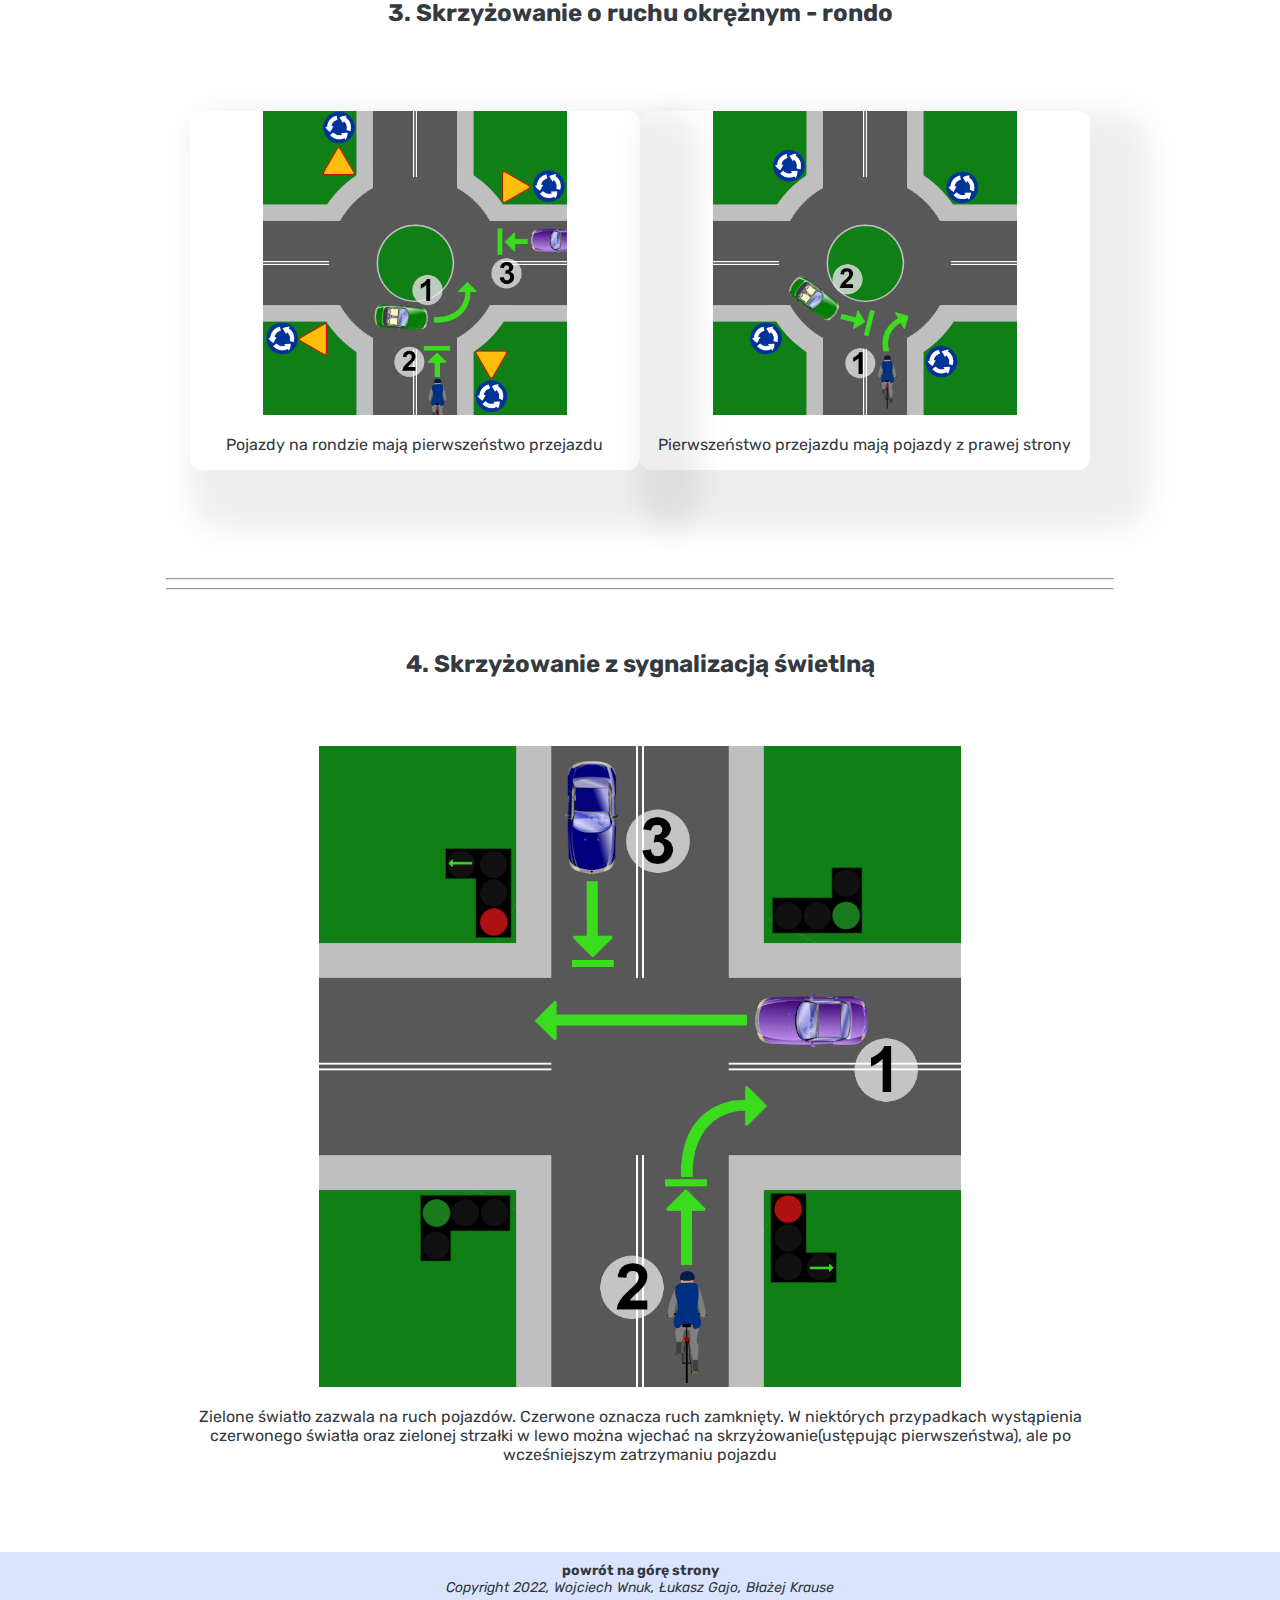
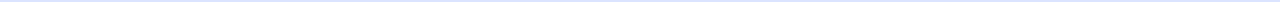
<file: skrzyzowania.html>
﻿<!DOCTYPE html>
<html>
  <head>
    <title>zdaj-karte.pl</title>
    <meta charset="UTF-8" />
    <meta name="viewport" content="width=device-width, initial-scale=1" />
    <link rel="stylesheet" href="style.css" />
    <link
      href="https://fonts.googleapis.com/css2?family=Rubik:wght@400;500;600;700&display=swap"
      rel="stylesheet"
    />
  </head>
  <body>
    <!-- Górny pasek -->
    <div class="gorny_pasek">
      <div class="logo">
        <a href="index.html"
          ><div class="logo_link"><b>Strona główna</b></div></a
        >
      </div>
    </div>

    <div class="kontener">
        <hr id="inf_przerwa" />
        <div class="informacja">
            <h2>Skrzyżowania</h2>
            <div class="informacje_tekst">
                <p>
                    <b>Skrzyżowanie</b> - przecięcie się w jednym poziomie dróg albo jezdni, z wyjątkiem połączenia drogi twardej z drogą gruntową lub wewnętrzną.
                    Wjeżdżając na skrzyżowanie jestśmy zobowiązani zachować <span style="color:red">szczególną ostrożność</span>.
                </p>
            </div>
        </div>
        <hr />
        <hr id="inf_przerwa" />
        <div class="informacja"> 
            <div class="informacje_tekst">
                <h2>Hierarchia ważności znaków i sygnałów drogowych dla uczestników ruchu drogowego</h2>
                <p>
                    <br />
                    <b>1. </b>Polecenia dawane przez osobę kierującą ruchem<br /><br />
                    <b>2. </b>Sygnalizacja świetlna<br /><br />
                    <b>3. </b>Znaki drogowe<br /><br />
                    <b>4. </b>Przepisy ogólne<br /><br />
                </p>
            </div>
        </div>
        <hr/>
        <hr id="inf_przerwa" />
        <div class="informacja">
            <h2>1. Skrzyżowanie dróg równożędnych</h2>
            <div class="informacje_tekst">
                <p>Skrzyżowanie dróg równożędnych jest nieoznakowane lub oznakowane za pomocą znaku drogowego. Na tym skrzyżowaniu obowiązuje <span style="color: red">zasada prawej strony</span>. Przykład:</p>
                        <img src="src/skrzyżowania/1.png"
                             alt="Skrzyżowanie dróg równożędnych"
                             style="width: 70%" />
                <p>Kierujący pojazdem jest zobowiązany ustąpić pierwszeństwa innym uczestnikom ruchu jadącym z prawej stony.</p>
            </div>
        </div>
        <hr />

        <hr id="inf_przerwa" />
        <div class="informacja">
            <h2>2. Skrzyżowanie ze znakami określającymi pierwszeństwo przejazdu</h2>
            <div class="informacje_tekst">
                <p>
                    <div>
                        <img src="src/skrzyżowania/2.png"
                             alt="Skrzyżowanie ze znakami określającymi pierwszeństwo przejazdu"
                             style="width: 70%" />
                        <p>Jeżeli pod znakiem określającym drogę z pierwszeństwem będzie umieszczona tabliczka z jej przebiegiem to należy ją uwzględnić określając pierwszeństwo przejazdu.</p>
                    </div>
                </p>
                <p>
                    <div class="siatka_wyboru przestrzen_komorki">
                        <div class="trzy-kol">
                            <img src="src/skrzyżowania/4.png"
                                 alt=" Skrzyżowanie ze znakami określającymi pierwszeństwo przejazdu"
                                 style="width: 70%" />
                            <p>Wjazd na drogę z pierwszeństwem oznaczony znakiem pionowym oraz trójkątami ustąp pirwszeństwa</p>
                        </div>
                        <div class="trzy-kol">
                            <img src="src/skrzyżowania/6.png"
                                 alt=" Skrzyżowanie ze znakami określającymi pierwszeństwo przejazdu"
                                 style="width: 70%" />
                            <p>Wjazd na drogę z pierwszeństwem oznaczony znakiem pionowym oraz przerywaną linią ustąp pirwszeństwa</p>
                        </div>
                        <div class="trzy-kol">
                            <img src="src/skrzyżowania/5.png"
                                 alt=" Skrzyżowanie ze znakami określającymi pierwszeństwo przejazdu"
                                 style="width: 70%" />
                            <p>Wjazd na drogę z pierwszeństwem oznaczony znakiem pionowym oraz poziomym(ciągła linia) stop <br />  </p>
                        </div>
                    </div>
                </p>
            </div>
        </div>
        <hr />
        <hr id="inf_przerwa" />
        <div class="informacja">
            <h2>3. Skrzyżowanie o ruchu okrężnym - rondo</h2>
            <div class="informacje_tekst">
                <p>
                    <div class="siatka_wyboru przestrzen_komorki">
                        <div class="dwie-kol">
                            <img src="src/skrzyżowania/3.png"
                                 alt="Skrzyżowanie o ruchu okrężnym - rondo"
                                 style="width: 70%" />
                            <p>Pojazdy na rondzie mają pierwszeństwo przejazdu</p>
                        </div>
                        <div class="dwie-kol">
                            <img src="src/skrzyżowania/7.png"
                                 alt="Skrzyżowanie o ruchu okrężnym - rondo"
                                 style="width: 70%" />
                            <p>Pierwszeństwo przejazdu mają pojazdy z prawej strony</p>
                        </div>
                    </div>
                </p>
            </div>
        </div>
        <hr />
        <hr id="inf_przerwa" />
        <div class="informacja">
            <h2>4. Skrzyżowanie z sygnalizacją świetlną</h2>
            <div class="informacje_tekst">
                <p>
                    <div>
                        <img src="src/skrzyżowania/8.png"
                             alt="Skrzyżowanie z sygnalizacją świetlną"
                             style="width: 70%" />
                        <p>
                            Zielone światło zazwala na ruch pojazdów. Czerwone oznacza ruch zamknięty. W niektórych przypadkach wystąpienia czerwonego światła
                            oraz zielonej strzałki w lewo można wjechać na skrzyżowanie(ustępując pierwszeństwa), ale po wcześniejszym zatrzymaniu pojazdu
                        </p>
                    </div>
                </p>
            </div>
        </div>
    </div>
</body>
<footer>
    <a href="skrzyzowania.html">
      <div><b>powrót na górę strony</b></div></a
    >
    <div><i>Copyright 2022, Wojciech Wnuk, Łukasz Gajo, Błażej Krause</i></div>  </footer>
</html>
</file>
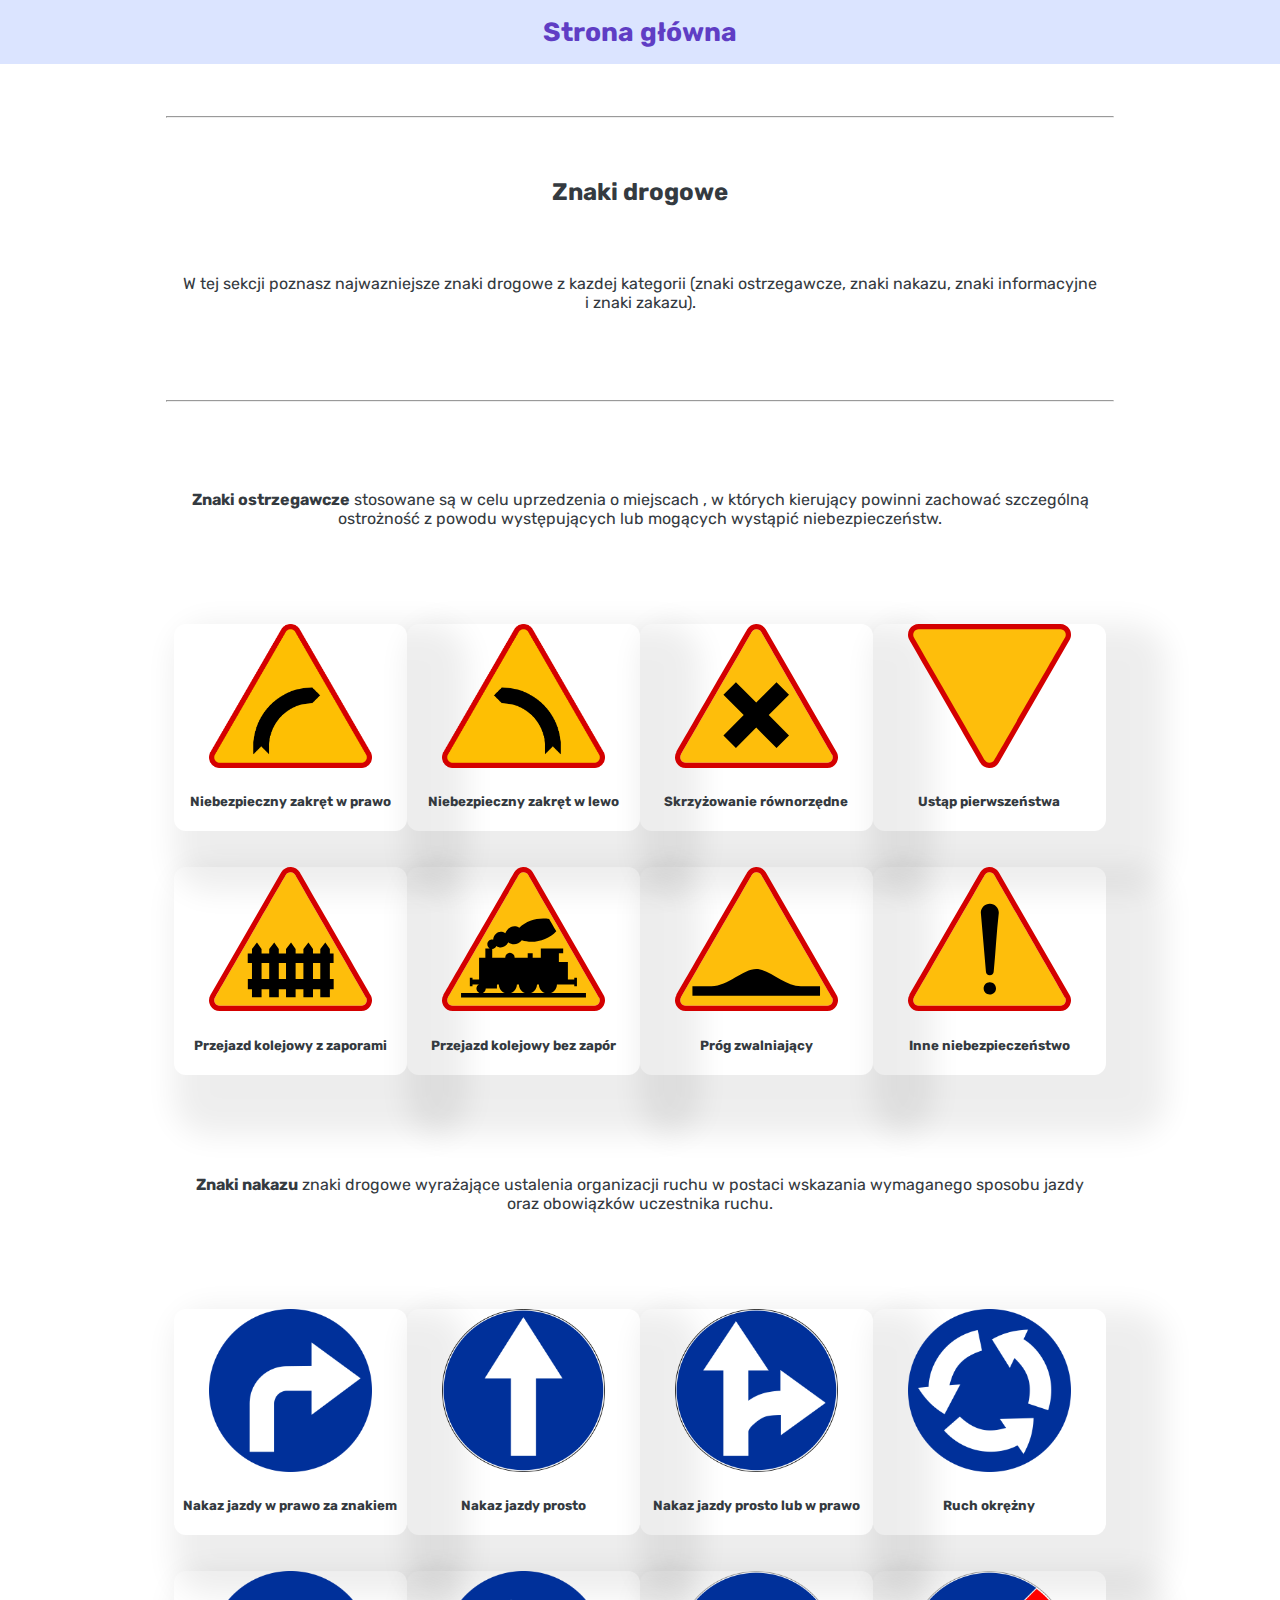
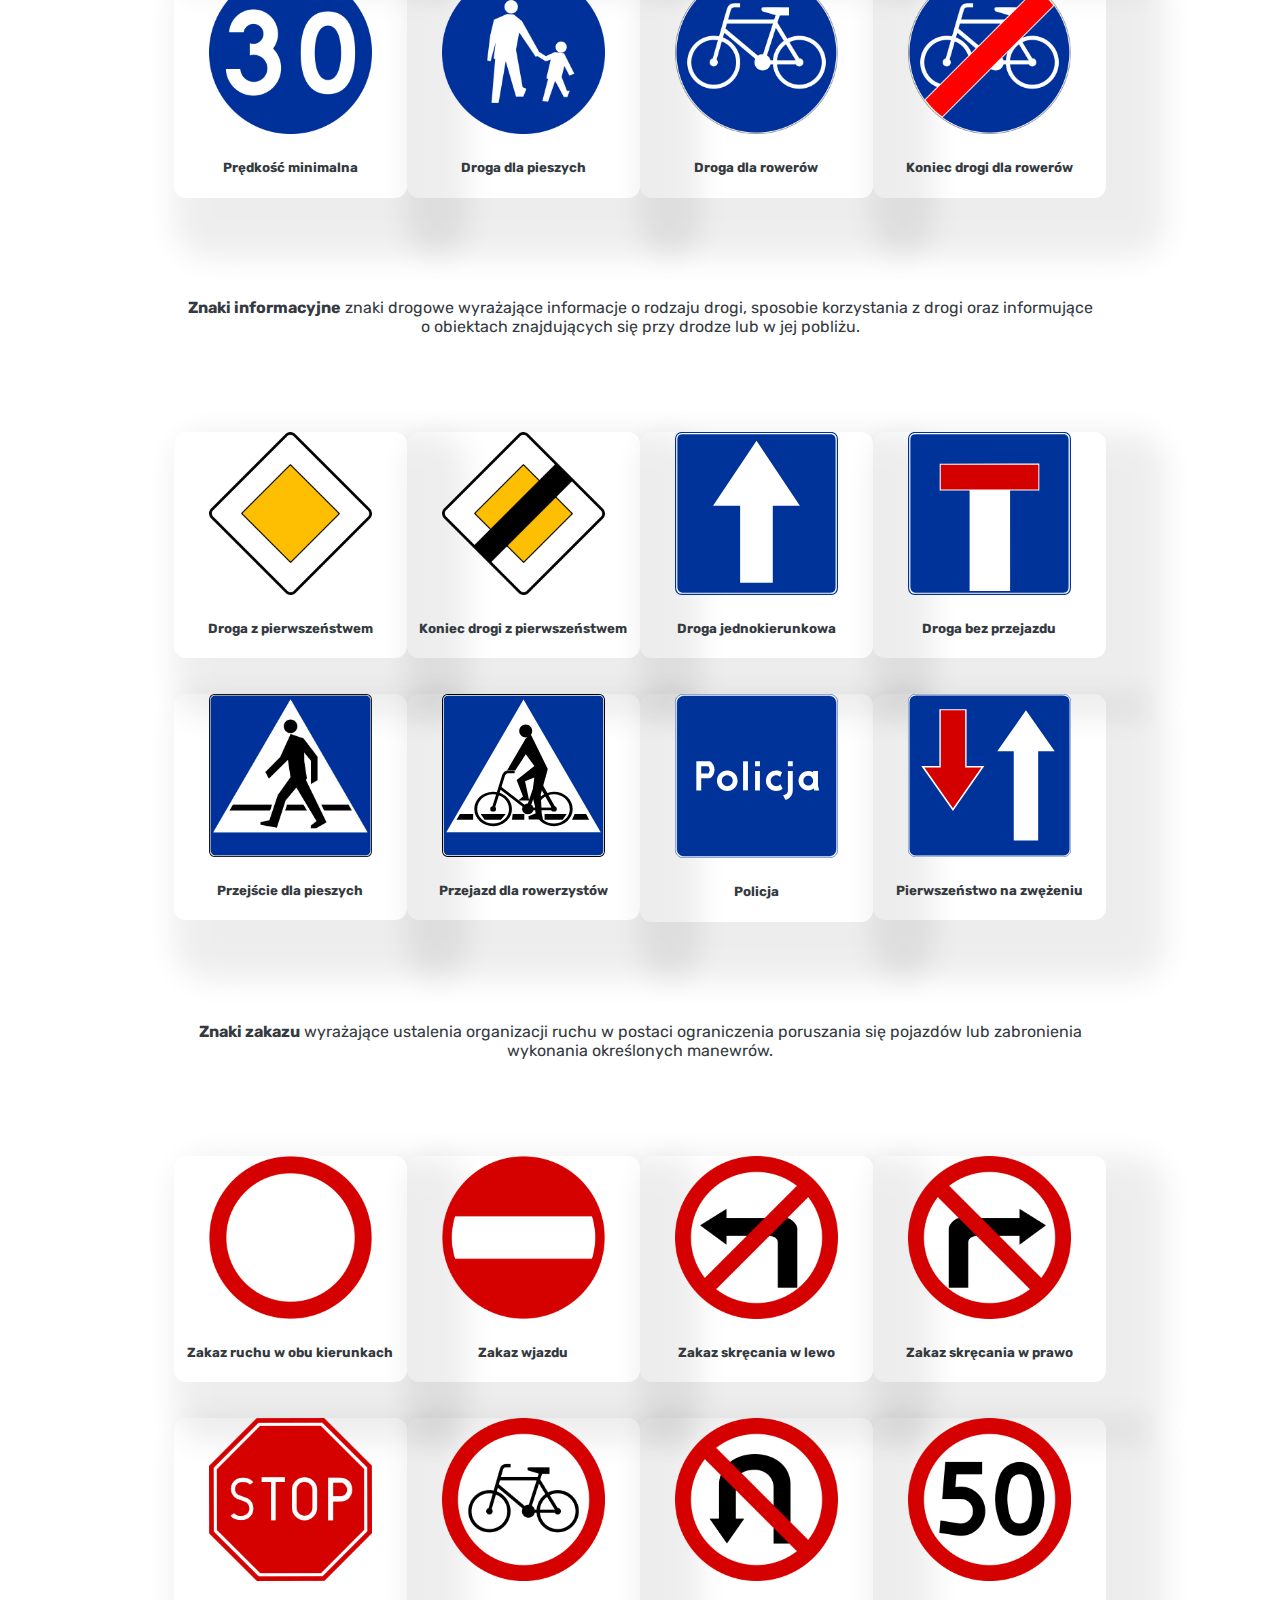
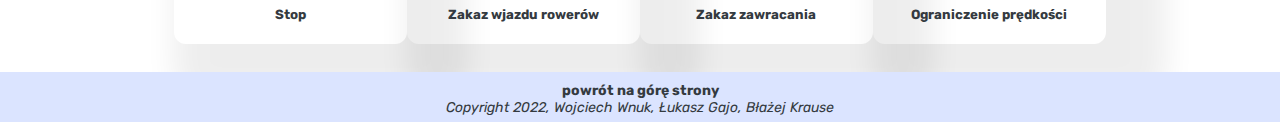
<file: znaki.html>
<!DOCTYPE html>
<html>
  <head>
    <title>zdaj-karte.pl</title>
    <meta charset="UTF-8" />
    <meta name="viewport" content="width=device-width, initial-scale=1" />
    <link rel="stylesheet" href="style.css" />
    <link
      href="https://fonts.googleapis.com/css2?family=Rubik:wght@400;500;600;700&display=swap"
      rel="stylesheet"
    />
  </head>
  <body>
    <!-- Górny pasek -->
    <div class="gorny_pasek">
      <div class="logo">
        <a href="index.html"
          ><div class="logo_link"><b>Strona główna</b></div></a
        >
      </div>
    </div>

    <div class="kontener">
      <!-- Sekcja pierwsza -->
      <hr id="inf_przerwa" />
      <div class="informacja">
        <h2>Znaki drogowe</h2>
        <div class="informacje_tekst">
          <p>
            W tej sekcji poznasz najwazniejsze znaki drogowe z kazdej kategorii
            (znaki ostrzegawcze, znaki nakazu, znaki informacyjne i znaki
            zakazu).
          </p>
        </div>
      </div>
      <hr />

      <!-- Znaki ostrzegawcze-->
      <div class="informacja">
        <div class="informacje_tekst">
          <p>
            <strong>Znaki ostrzegawcze</strong> stosowane są w celu uprzedzenia
            o miejscach , w których kierujący powinni zachować szczególną
            ostrożność z powodu występujących lub mogących wystąpić
            niebezpieczeństw.
          </p>
        </div>
      </div>
      <div class="siatka_wyboru przestrzen_komorki">
        <div class="cztery-kol">
          <img
            src="src/znaki/A-1.png"
            alt="Niebezpieczny zakręt w prawo"
            style="width: 70%"
          />
          <h5>Niebezpieczny zakręt w prawo</h5>
        </div>
        <div class="cztery-kol">
          <img
            src="src/znaki/A-2.png"
            alt="Niebezpieczny zakręt w lewo"
            style="width: 70%"
          />
          <h5>Niebezpieczny zakręt w lewo</h5>
        </div>
        <div class="cztery-kol">
          <img
            src="src/znaki/A-5.svg"
            alt="Skrzyżowanie dróg - skrzyżowanie równorzędne"
            style="width: 70%"
          />
          <h5>Skrzyżowanie równorzędne</h5>
        </div>
        <div class="cztery-kol">
          <img
            src="src/znaki/A-7.svg"
            alt="Ustąp pierwszeństwa"
            style="width: 70%"
          />
          <h5>Ustąp pierwszeństwa</h5>
        </div>
      </div>
      <div class="siatka_wyboru przestrzen_komorki">
        <div class="cztery-kol">
          <img
            src="src/znaki/A-9.svg"
            alt="Przejazd kolejowo-drogowy z zaporami"
            style="width: 70%"
          />
          <h5>Przejazd kolejowy z zaporami</h5>
        </div>
        <div class="cztery-kol">
          <img
            src="src/znaki/A-10.svg"
            alt="Przejazd kolejowo-drogowy bez zapór"
            style="width: 70%"
          />
          <h5>Przejazd kolejowy bez zapór</h5>
        </div>
        <div class="cztery-kol">
          <img
            src="src/znaki/A-11a.svg"
            alt="Próg zwalniający"
            style="width: 70%"
          />
          <h5>Próg zwalniający</h5>
        </div>
        <div class="cztery-kol">
          <img
            src="src/znaki/A-30.svg"
            alt="Inne niebezpieczeństwo"
            style="width: 70%"
          />
          <h5>Inne niebezpieczeństwo</h5>
        </div>
      </div>

      <!-- Znaki  nakazu-->
      <div class="informacja">
        <div class="informacje_tekst">
          <p>
            <strong>Znaki nakazu</strong> znaki drogowe wyrażające ustalenia
            organizacji ruchu w postaci wskazania wymaganego sposobu jazdy oraz
            obowiązków uczestnika ruchu.
          </p>
        </div>
      </div>
      <div class="siatka_wyboru przestrzen_komorki">
        <div class="cztery-kol">
          <img
            src="src/znaki/C-2.png"
            alt="Nakaz jazdy w prawo za znakiem"
            style="width: 70%"
          />
          <h5>Nakaz jazdy w prawo za znakiem</h5>
        </div>
        <div class="cztery-kol">
          <img
            src="src/znaki/C-5.png"
            alt="Nakaz jazdy prosto"
            style="width: 70%"
          />
          <h5>Nakaz jazdy prosto</h5>
        </div>
        <div class="cztery-kol">
          <img
            src="src/znaki/C-6.png"
            alt="Nakaz jazdy prosto lub w prawo"
            style="width: 70%"
          />
          <h5>Nakaz jazdy prosto lub w prawo</h5>
        </div>
        <div class="cztery-kol">
          <img src="src/znaki/C-12.png" alt="Ruch okrężny" style="width: 70%" />
          <h5>Ruch okrężny</h5>
        </div>
      </div>
      <div class="siatka_wyboru przestrzen_komorki">
        <div class="cztery-kol">
          <img
            src="src/znaki/C-14.png"
            alt="Prędkość minimalna"
            style="width: 70%"
          />
          <h5>Prędkość minimalna</h5>
        </div>
        <div class="cztery-kol">
          <img
            src="src/znaki/C-16.png"
            alt="Droga dla pieszych"
            style="width: 70%"
          />
          <h5>Droga dla pieszych</h5>
        </div>
        <div class="cztery-kol">
          <img
            src="src/znaki/C-13.png"
            alt="Droga dla rowerów"
            style="width: 70%"
          />
          <h5>Droga dla rowerów</h5>
        </div>
        <div class="cztery-kol">
          <img
            src="src/znaki/C-13a.png"
            alt="Koniec drogi dla rowerów"
            style="width: 70%"
          />
          <h5>Koniec drogi dla rowerów</h5>
        </div>
      </div>

      <!-- Znaki  informacyjne-->
      <div class="informacja">
        <div class="informacje_tekst">
          <p>
            <strong>Znaki informacyjne</strong> znaki drogowe wyrażające
            informacje o rodzaju drogi, sposobie korzystania z drogi oraz
            informujące o obiektach znajdujących się przy drodze lub w jej
            pobliżu.
          </p>
        </div>
      </div>
      <div class="siatka_wyboru przestrzen_komorki">
        <div class="cztery-kol">
          <img
            src="src/znaki/D-1.png"
            alt="Droga z pierwszeństwem"
            style="width: 70%"
          />
          <h5>Droga z pierwszeństwem</h5>
        </div>
        <div class="cztery-kol">
          <img
            src="src/znaki/D-2.png"
            alt="Koniec drogi z pierwszeństwem"
            style="width: 70%"
          />
          <h5>Koniec drogi z pierwszeństwem</h5>
        </div>
        <div class="cztery-kol">
          <img
            src="src/znaki/D-3.svg"
            alt="Droga jednokierunkowa"
            style="width: 70%"
          />
          <h5>Droga jednokierunkowa</h5>
        </div>
        <div class="cztery-kol">
          <img
            src="src/znaki/D-4a.svg"
            alt="Droga bez przejazdu"
            style="width: 70%"
          />
          <h5>Droga bez przejazdu</h5>
        </div>
      </div>
      <div class="siatka_wyboru przestrzen_komorki">
        <div class="cztery-kol">
          <img
            src="src/znaki/D-6.png"
            alt="Przejście dla pieszych"
            style="width: 70%"
          />
          <h5>Przejście dla pieszych</h5>
        </div>
        <div class="cztery-kol">
          <img
            src="src/znaki/D-6a.svg"
            alt="Przejazd dla rowerzystów"
            style="width: 70%"
          />
          <h5>Przejazd dla rowerzystów</h5>
        </div>
        <div class="cztery-kol">
          <img src="src/znaki/D-21a.svg" alt="Policja" style="width: 70%" />
          <h5>Policja</h5>
        </div>
        <div class="cztery-kol">
          <img
            src="src/znaki/D-5.svg"
            alt="Pierwszeństwo na zwężonym odcinku"
            style="width: 70%"
          />
          <h5>Pierwszeństwo na zwężeniu</h5>
        </div>
      </div>
      <!--
	  <div class="siatka_wyboru przestrzen_komorki">
	  <div class="cztery-kol">
          <img src="src/znaki/D-40.png" alt="Strefa zamieszkania" style="width: 70%" />
          <h5>Strefa zamieszkania</h5>
        </div>
        <div class="cztery-kol">
          <img src="src/znaki/D-42.png" alt="Obszar zabudowany" style="width: 70%" />
          <h5>Obszar zabudowany</h5>
        </div>
		<div class="cztery-kol">
          <img src="src/znaki/D-40.png" alt="Strefa zamieszkania" style="width: 70%" />
          <h5>Strefa zamieszkania</h5>
        </div>
        <div class="cztery-kol">
          <img src="src/znaki/D-42.png" alt="Obszar zabudowany" style="width: 70%" />
          <h5>Obszar zabudowany</h5>
        </div>
	  </div>
	  -->
      <!-- Znaki zakazu-->
      <div class="informacja">
        <div class="informacje_tekst">
          <p>
            <strong>Znaki zakazu</strong> wyrażające ustalenia organizacji ruchu
            w postaci ograniczenia poruszania się pojazdów lub zabronienia
            wykonania określonych manewrów.
          </p>
        </div>
      </div>
      <div class="siatka_wyboru przestrzen_komorki">
        <div class="cztery-kol">
          <img
            src="src/znaki/B-1.png"
            alt="Zakaz ruchu w obu kierunkach"
            style="width: 70%"
          />
          <h5>Zakaz ruchu w obu kierunkach</h5>
        </div>
        <div class="cztery-kol">
          <img src="src/znaki/B-2.png" alt="Zakaz wjazdu" style="width: 70%" />
          <h5>Zakaz wjazdu</h5>
        </div>
        <div class="cztery-kol">
          <img
            src="src/znaki/B-21.png"
            alt="Zakaz skręcania w lewo"
            style="width: 70%"
          />
          <h5>Zakaz skręcania w lewo</h5>
        </div>
        <div class="cztery-kol">
          <img
            src="src/znaki/B-22.png"
            alt="Zakaz skręcania w prawo"
            style="width: 70%"
          />
          <h5>Zakaz skręcania w prawo</h5>
        </div>
      </div>
      <div class="siatka_wyboru przestrzen_komorki">
        <div class="cztery-kol">
          <img src="src/znaki/B-20.png" alt="Stop" style="width: 70%" />
          <h5>Stop</h5>
        </div>
        <div class="cztery-kol">
          <img
            src="src/znaki/B-9.png"
            alt="Zakaz wjazdu rowerów"
            style="width: 70%"
          />
          <h5>Zakaz wjazdu rowerów</h5>
        </div>
        <div class="cztery-kol">
          <img
            src="src/znaki/B-23.png"
            alt="Zakaz zawracania"
            style="width: 70%"
          />
          <h5>Zakaz zawracania</h5>
        </div>
        <div class="cztery-kol">
          <img
            src="src/znaki/B-33.png"
            alt="Ograniczenie prędkości"
            style="width: 70%"
          />
          <h5>Ograniczenie prędkości</h5>
        </div>
      </div>
    </div>
  </body>
  <footer>
    <a href="znaki.html">
      <div><b>powrót na górę strony</b></div></a
    >
    <div><i>Copyright 2022, Wojciech Wnuk, Łukasz Gajo, Błażej Krause</i></div>
  </footer>
</html>
</file>
<file: style.css>
/*--- OGÓLNE STYLE - nie ruszać!!! ---*/
html {
  box-sizing: border-box;
}
*,
*:before,
*:after {
  box-sizing: inherit;
}

body,
h1,
h2,
h3,
h4,
h5,
h6 footer {
  font-family: "Rubik", sans-serif;
  color: #343a40;
}

.kontener {
  transition: margin-left 0.4s;
  margin-left: auto;
  margin-right: auto;
  max-width: 980px;
  margin-top: 100px;
  padding: 8px 16px !important;
}

/*--- GÓRNY PASEK ---*/
.gorny_pasek {
  position: fixed;
  width: 100%;
  z-index: 1;
  top: 0;
  left: 0;
}

.logo {
  background-color: #dbe4ff !important;
  font-size: 24px !important;
  margin: auto;
}

.logo_link {
  text-align: center !important;
  padding-top: 16px !important;
  padding-bottom: 16px !important;
}

/*--- CZEŚĆ INFORMACYJNA ---*/
.informacja {
  padding: 0.01em 16px;
  padding-top: 32px !important;
  padding-bottom: 32px !important;
  width: auto;
  text-align: center !important;
}

.informacje_tekst {
  padding-top: 32px !important;
  padding-bottom: 32px !important;
}

/*--- CZĘŚĆ DRUGA --- */
.siatka_wyboru {
  padding-top: 16px !important;
  padding-bottom: 16px !important;
  display: inline-block;
  width: 100%;
  text-align: center !important;
}

.przestrzen_komorki,
.przestrzen_komorki > .w3-half,
.przestrzen_komorki > .w3-third,
.przestrzen_komorki > .cztery-kol .przestrzen_komorki > .jedna-kol {
  padding: 0 8px;
}
.przestrzen_komorki > .trzy-kol {
  padding: 0 8px;
}
.przestrzen_komorki > .dwie-kol {
  padding: 0 8px;
}

.cztery-kol {
  float: left;
  width: 100%;
  box-shadow: 30px 30px 30px 30px rgba(0, 0, 0, 0.07);
  border-radius: 12px;
}

.trzy-kol {
  float: left;
  width: 100%;
  box-shadow: 30px 30px 30px 30px rgba(0, 0, 0, 0.07);
  border-radius: 12px;
}
.dwie-kol {
  float: left;
  width: 100%;
  box-shadow: 30px 30px 30px 30px rgba(0, 0, 0, 0.07);
  border-radius: 12px;
}

.jedna-kol {
  float: left;
  width: 100%;
  box-shadow: 30px 30px 30px 30px rgba(0, 0, 0, 0.07);
  border-radius: 12px;
}

.zdjecie {
  max-width: 100%;
  height: auto;
  display: block;
  margin: auto;
  border-radius: 12px;
}

.zdjecie_ogolne_znak {
  padding-top: 10px;
  max-width: 100%;
  height: auto;
  display: block;
  margin: auto;
}

/*--- LINKI ---*/
h3:link {
  text-decoration: none;
  color: #343a40;
}

h3:hover {
  color: #5f3dc4;
  font-size: 110%;
}

a:link {
  text-decoration: none;
  color: #343a40;
}

a:hover {
  color: #5f3dc4;
  font-size: 110%;
}

a.bibliografia:hover {
  font-size: 100%;
  color: #5f3dc4;
}

a.bibliografia {
  text-decoration: underline;
  color: #343a40;
}

/*--- RESPONSYWNOŚĆ - nie ruszać---*/
@media (min-width: 601px) {
  .cztery-kol {
    width: 24.99999%;
  }
  .trzy-kol {
    width: 33.33333%;
  }
  .dwie-kol {
    width: 49.99999%;
  }

  .jedna-kol {
    width: 100%;
  }

  .w3-third {
    width: 33.33333%;
  }
  .w3-half {
    width: 49.99999%;
  }
}

footer {
  font-size: 14px;
  width: 100%;
  height: 50px;
  background: #dbe4ff;
  text-align: center;
  padding: 10px;
  position: absolute;
  bottom: -1;
  left: 0;
}

/*----- PRZESTRZE QUIZU ------*/
.quiz-space {
  max-width: 700px;
  background-color: #fff;
  margin: 40px auto;
  padding: 30px;
  box-shadow: 30px 30px 30px 30px rgba(0, 0, 0, 0.07);
  border-radius: 12px;
}
.quiz-space::before,
.quiz-space::after {
  content: "";
  clear: both;
  display: table;
}
.quiz-space.hide {
  display: none;
}
.quiz-naglowek h3 {
  font-size: 18px;
  color: #343a40;
}
.quiz-naglowek p {
  font-size: 16px;
  margin-bottom: 10px;
  color: #343a40;
}
.quiz-naglowek p span {
  font-weight: 500;
}
.quiz-naglowek .przycisk {
  margin-top: 20px;
}
.przycisk {
  padding: 15px 45px;
  background-color: #5f3dc4;
  color: #fff;
  border: none;
  border-radius: 5px;
  font-family: "Rubik", sans-serif;
  font-size: 16px;
  cursor: pointer;
  display: inline-block;
}
.quiz-gra .numer,
.quiz-gra .polecenie,
.quiz-gra .odpowiedzi,
.quiz-gra .nastepne-pytanie-przycisk {
  width: 100%;
  float: left;
}
.quiz-gra .numer {
  font-size: 18px;
  color: #5f3dc4;
  font-weight: 600;
  border-bottom: 1px solid #ccc;
  padding-bottom: 10px;
}
.quiz-gra .polecenie {
  font-size: 22px;
  color: #343a40;
  line-height: 28px;

  padding: 20px 0;
  margin: 0;
}
.quiz-gra .polecenie img {
  max-width: 70%;
  display: center;
  margin-top: 15px;
}
.quiz-gra .odpowiedzi .option {
  background-color: #ccc;
  padding: 15px;
  font-size: 16px;
  line-height: 22px;
  color: #343a40;
  border-radius: 5px;
  margin-bottom: 10px;
  cursor: pointer;
  text-transform: capitalize;
  opacity: 0;
  animation: pokazOdp 0.3s ease forwards;
  position: relative;
  overflow: hidden;
}
.quiz-gra .odpowiedzi .option.odpowiedziane {
  pointer-events: none;
}
@keyframes pokazOdp {
  0% {
    opacity: 0;
  }
  100% {
    opacity: 1;
  }
}
.quiz-gra .odpowiedzi .option.bledna::before,
.quiz-gra .odpowiedzi .option.poprawna::before {
  content: "";
  position: absolute;
  left: 0;
  top: 0;
  height: 100%;
  width: 100%;
  background-color: green;
  z-index: -1;
}
.quiz-gra .odpowiedzi .option.bledna::before {
  background-color: red;
}
.quiz-gra .odpowiedzi .option.bledna,
.quiz-gra .odpowiedzi .option.poprawna {
  color: #fff;
}
.quiz-gra .przycisk {
  margin: 15px 0;
}

/*------ WYNIKI ------*/
.wynik {
  text-align: center;
}
.wynik.hide {
  display: none;
}
.wynik h1 {
  font-size: 36px;
  line-height: 42px;
  color: #5f3dc4;
}
.wynik table {
  width: 100%;
  border-collapse: collapse;
  margin: 30px 0;
}
.wynik table td {
  border: 1px solid #ccc;
  padding: 8px 15px;
  font-weight: 500;
  color: #343a40;
  width: 50%;
  text-align: left;
  font-size: 18px;
}
.wynik .przycisk {
  margin-right: 20px;
}

@media (max-width: 767px) {
  .wynik .przycisk {
    margin-bottom: 15px;
  }
  body {
    padding: 15px;
  }
}
</file>
